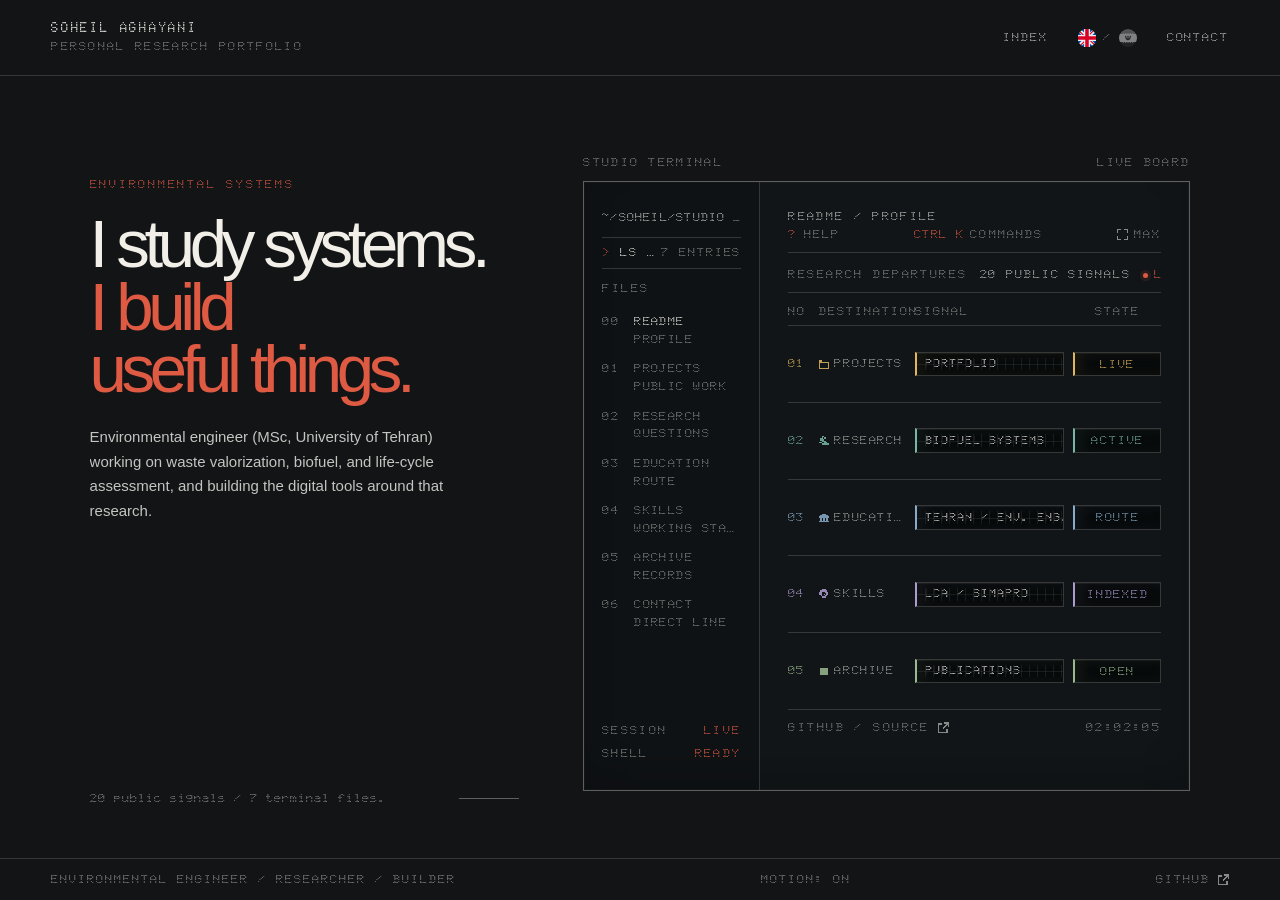
<file: index.html>
<!doctype html>
<html lang="en" dir="ltr">
  <head>
    <meta charset="UTF-8" />
    <meta name="viewport" content="width=device-width, initial-scale=1.0" />
    <meta name="theme-color" content="#121416" />
    <meta name="mobile-web-app-capable" content="yes" />
    <meta name="apple-mobile-web-app-capable" content="yes" />
    <meta name="apple-mobile-web-app-title" content="Soheil Studio" />
    <meta name="description" content="Soheil Aghayani is an environmental engineer, researcher, and software builder working across waste systems, life-cycle thinking, and useful digital tools." />
    <meta name="author" content="Soheil Aghayani" />
    <meta name="robots" content="index,follow,max-image-preview:large" />
    <link rel="canonical" href="https://soheil-aghayani.github.io/Terminal/" />
    <link rel="alternate" hreflang="en" href="https://soheil-aghayani.github.io/Terminal/" />
    <link rel="alternate" hreflang="fa" href="https://soheil-aghayani.github.io/Terminal/?lang=fa" />
    <link rel="alternate" hreflang="x-default" href="https://soheil-aghayani.github.io/Terminal/" />
    <link rel="icon" href="favicon.svg" type="image/svg+xml" />
    <link rel="manifest" href="site.webmanifest" />
    <link rel="alternate" type="text/plain" href="llms.txt" title="LLM-readable site summary" />
    <link rel="me" href="https://github.com/Soheil-Aghayani" />
    <link rel="me" href="https://www.linkedin.com/in/AgSeyl" />
    <meta property="og:type" content="website" />
    <meta property="og:url" content="https://soheil-aghayani.github.io/Terminal/" />
    <meta property="og:site_name" content="Soheil Aghayani / Quiet Research Studio" />
    <meta property="og:title" content="Soheil Aghayani / Quiet Research Studio" />
    <meta property="og:description" content="Environmental engineer, researcher, and software builder working across waste systems, life-cycle thinking, and useful digital tools." />
    <meta property="og:image" content="https://soheil-aghayani.github.io/Terminal/social-card.png" />
    <meta property="og:image:type" content="image/png" />
    <meta property="og:image:width" content="1200" />
    <meta property="og:image:height" content="630" />
    <meta property="og:image:alt" content="Soheil Aghayani / Quiet Research Studio" />
    <meta property="og:locale" content="en_US" />
    <meta property="og:locale:alternate" content="fa_IR" />
    <meta name="twitter:card" content="summary_large_image" />
    <meta name="twitter:url" content="https://soheil-aghayani.github.io/Terminal/" />
    <meta name="twitter:creator" content="@AgSeyl" />
    <meta name="twitter:title" content="Soheil Aghayani / Quiet Research Studio" />
    <meta name="twitter:description" content="Environmental engineer, researcher, and software builder." />
    <meta name="twitter:image" content="https://soheil-aghayani.github.io/Terminal/social-card.png" />
    <meta name="twitter:image:alt" content="Soheil Aghayani / Quiet Research Studio" />
    <title>Soheil Aghayani / Quiet Research Studio</title>
    <link rel="preload" href="MatrixType-Regular.woff2" as="font" type="font/woff2" crossorigin />
    <link rel="preload" href="MatrixType-Bold.woff2" as="font" type="font/woff2" crossorigin />
    <link rel="stylesheet" href="styles.css?v=studio-terminal-20261010-020" />
    <script type="application/ld+json">
      {
        "@context": "https://schema.org",
        "@graph": [
          {
            "@type": "Person",
            "@id": "https://soheil-aghayani.github.io/Terminal/#person",
            "name": "Soheil Aghayani",
            "url": "https://soheil-aghayani.github.io/Terminal/",
            "jobTitle": "Environmental Engineer, Researcher, and Software Builder",
            "description": "Environmental engineer and researcher working across waste systems, life-cycle thinking, biofuel, and useful digital tools.",
            "sameAs": [
              "https://github.com/Soheil-Aghayani",
              "https://www.linkedin.com/in/AgSeyl",
              "https://scholar.google.com/citations?user=bnprOf8AAAAJ&hl=en",
              "https://orcid.org/0009-0008-4889-920X",
              "https://t.me/agseyl"
            ],
            "knowsAbout": [
              "Environmental engineering",
              "Municipal solid waste management",
              "Life cycle assessment",
              "Biofuel systems",
              "Python",
              "JavaScript",
              "Research software"
            ]
          },
          {
            "@type": "WebSite",
            "@id": "https://soheil-aghayani.github.io/Terminal/#website",
            "url": "https://soheil-aghayani.github.io/Terminal/",
            "name": "Soheil Aghayani / Quiet Research Studio",
            "description": "A personal research portfolio for environmental systems, public software, and selected evidence.",
            "inLanguage": ["en", "fa"],
            "image": [
              {"@id": "https://soheil-aghayani.github.io/Terminal/#thesis-artifact"},
              {"@id": "https://soheil-aghayani.github.io/Terminal/#thesis-ftir-peaks"},
              {"@id": "https://soheil-aghayani.github.io/Terminal/#thesis-ftir-library-search"}
            ],
            "about": {"@id": "https://soheil-aghayani.github.io/Terminal/#person"}
          },
          {
            "@type": "ImageObject",
            "@id": "https://soheil-aghayani.github.io/Terminal/#thesis-artifact",
            "url": "https://soheil-aghayani.github.io/Terminal/assets/thesis-infographic.jpg",
            "contentUrl": "https://soheil-aghayani.github.io/Terminal/assets/thesis-infographic.jpg",
            "name": "Waste cooking oil to biodiesel thesis infographic",
            "caption": "A public visual summary of the waste cooking oil to biodiesel workflow and waste-shell catalyst route.",
            "creator": {"@id": "https://soheil-aghayani.github.io/Terminal/#person"},
            "inLanguage": "en"
          },
          {
            "@type": "ImageObject",
            "@id": "https://soheil-aghayani.github.io/Terminal/#thesis-ftir-peaks",
            "url": "https://soheil-aghayani.github.io/Terminal/assets/thesis-ftir-peaks.png",
            "contentUrl": "https://soheil-aghayani.github.io/Terminal/assets/thesis-ftir-peaks.png",
            "name": "Public thesis FTIR peak signal",
            "caption": "A metadata-stripped FTIR spectrum with labeled wavenumber peaks from the public thesis artifact.",
            "creator": {"@id": "https://soheil-aghayani.github.io/Terminal/#person"},
            "inLanguage": "en"
          },
          {
            "@type": "ImageObject",
            "@id": "https://soheil-aghayani.github.io/Terminal/#thesis-ftir-library-search",
            "url": "https://soheil-aghayani.github.io/Terminal/assets/thesis-ftir-library-search.png",
            "contentUrl": "https://soheil-aghayani.github.io/Terminal/assets/thesis-ftir-library-search.png",
            "name": "Public thesis FTIR library comparison",
            "caption": "A public FTIR library comparison showing calcium carbonate reference matches without private source files.",
            "creator": {"@id": "https://soheil-aghayani.github.io/Terminal/#person"},
            "inLanguage": "en"
          }
        ]
      }
    </script>
    <script id="portfolioStructuredData" type="application/ld+json">
      {
        "@context": "https://schema.org",
        "@type": "CollectionPage",
        "@id": "https://soheil-aghayani.github.io/Terminal/#public-work",
        "name": "Public work by Soheil Aghayani",
        "url": "https://soheil-aghayani.github.io/Terminal/",
        "isPartOf": { "@id": "https://soheil-aghayani.github.io/Terminal/#website" },
        "about": { "@id": "https://soheil-aghayani.github.io/Terminal/#person" },
        "mainEntity": {
          "@type": "ItemList",
          "name": "Public software projects",
          "numberOfItems": 20,
          "itemListElement": [
            { "@type": "ListItem", "position": 1, "item": { "@type": "SoftwareSourceCode", "name": "Portfolio", "codeRepository": "https://github.com/Soheil-Aghayani/Portfolio", "url": "https://agseyl.ir/", "author": { "@id": "https://soheil-aghayani.github.io/Terminal/#person" } } },
            { "@type": "ListItem", "position": 2, "item": { "@type": "SoftwareSourceCode", "name": "Solid-Waste-Laboratory", "codeRepository": "https://github.com/Soheil-Aghayani/Solid-Waste-Laboratory", "url": "https://soheil-aghayani.github.io/Solid-Waste-Laboratory/", "author": { "@id": "https://soheil-aghayani.github.io/Terminal/#person" } } },
            { "@type": "ListItem", "position": 3, "item": { "@type": "SoftwareSourceCode", "name": "ScholarPulse", "codeRepository": "https://github.com/Soheil-Aghayani/ScholarPulse", "url": "https://soheil-aghayani.github.io/ScholarPulse/", "author": { "@id": "https://soheil-aghayani.github.io/Terminal/#person" } } },
            { "@type": "ListItem", "position": 4, "item": { "@type": "SoftwareSourceCode", "name": "MagIranPlus", "codeRepository": "https://github.com/Soheil-Aghayani/MagIranPlus", "url": "https://soheil-aghayani.github.io/MagIranPlus/", "author": { "@id": "https://soheil-aghayani.github.io/Terminal/#person" } } },
            { "@type": "ListItem", "position": 5, "item": { "@type": "SoftwareSourceCode", "name": "CivilicaPulse", "codeRepository": "https://github.com/Soheil-Aghayani/CivilicaPulse", "url": "https://soheil-aghayani.github.io/CivilicaPulse/", "author": { "@id": "https://soheil-aghayani.github.io/Terminal/#person" } } },
            { "@type": "ListItem", "position": 6, "item": { "@type": "SoftwareSourceCode", "name": "Design-Suite", "codeRepository": "https://github.com/Soheil-Aghayani/Design-Suite", "url": "https://soheil-aghayani.github.io/Design-Suite/", "author": { "@id": "https://soheil-aghayani.github.io/Terminal/#person" } } },
            { "@type": "ListItem", "position": 7, "item": { "@type": "SoftwareSourceCode", "name": "svg-scrapper", "codeRepository": "https://github.com/Soheil-Aghayani/svg-scrapper", "url": "https://soheil-aghayani.github.io/svg-scrapper/", "author": { "@id": "https://soheil-aghayani.github.io/Terminal/#person" } } },
            { "@type": "ListItem", "position": 8, "item": { "@type": "SoftwareSourceCode", "name": "Coffpen", "codeRepository": "https://github.com/Soheil-Aghayani/Coffpen", "url": "https://soheil-aghayani.github.io/Coffpen/", "author": { "@id": "https://soheil-aghayani.github.io/Terminal/#person" } } },
            { "@type": "ListItem", "position": 9, "item": { "@type": "SoftwareSourceCode", "name": "Deutschly", "codeRepository": "https://github.com/Soheil-Aghayani/Deutschly", "url": "https://soheil-aghayani.github.io/Deutschly/", "author": { "@id": "https://soheil-aghayani.github.io/Terminal/#person" } } },
            { "@type": "ListItem", "position": 10, "item": { "@type": "SoftwareSourceCode", "name": "Gamify-Garden", "codeRepository": "https://github.com/Soheil-Aghayani/Gamify-Garden", "url": "https://soheil-aghayani.github.io/Gamify-Garden/", "author": { "@id": "https://soheil-aghayani.github.io/Terminal/#person" } } },
            { "@type": "ListItem", "position": 11, "item": { "@type": "SoftwareSourceCode", "name": "font-installer", "codeRepository": "https://github.com/Soheil-Aghayani/font-installer", "url": "https://github.com/Soheil-Aghayani/font-installer", "author": { "@id": "https://soheil-aghayani.github.io/Terminal/#person" } } },
            { "@type": "ListItem", "position": 12, "item": { "@type": "SoftwareSourceCode", "name": "ncbi", "codeRepository": "https://github.com/Soheil-Aghayani/ncbi", "url": "https://soheil-aghayani.github.io/ncbi/", "author": { "@id": "https://soheil-aghayani.github.io/Terminal/#person" } } },
            { "@type": "ListItem", "position": 13, "item": { "@type": "SoftwareSourceCode", "name": "food-recipe", "codeRepository": "https://github.com/Soheil-Aghayani/food-recipe", "url": "https://soheil-aghayani.github.io/food-recipe/", "author": { "@id": "https://soheil-aghayani.github.io/Terminal/#person" } } },
            { "@type": "ListItem", "position": 14, "item": { "@type": "SoftwareSourceCode", "name": "egg-timer", "codeRepository": "https://github.com/Soheil-Aghayani/egg-timer", "url": "https://soheil-aghayani.github.io/egg-timer/", "author": { "@id": "https://soheil-aghayani.github.io/Terminal/#person" } } },
            { "@type": "ListItem", "position": 15, "item": { "@type": "SoftwareSourceCode", "name": "dodge-game", "codeRepository": "https://github.com/Soheil-Aghayani/dodge-game", "url": "https://github.com/Soheil-Aghayani/dodge-game", "author": { "@id": "https://soheil-aghayani.github.io/Terminal/#person" } } },
            { "@type": "ListItem", "position": 16, "item": { "@type": "SoftwareSourceCode", "name": "pahlavan", "codeRepository": "https://github.com/Soheil-Aghayani/pahlavan", "url": "https://soheil-aghayani.github.io/pahlavan/", "author": { "@id": "https://soheil-aghayani.github.io/Terminal/#person" } } },
            { "@type": "ListItem", "position": 17, "item": { "@type": "SoftwareSourceCode", "name": "x-clone", "codeRepository": "https://github.com/Soheil-Aghayani/x-clone", "url": "https://github.com/Soheil-Aghayani/x-clone", "author": { "@id": "https://soheil-aghayani.github.io/Terminal/#person" } } },
            { "@type": "ListItem", "position": 18, "item": { "@type": "SoftwareSourceCode", "name": "iriswa", "codeRepository": "https://github.com/Soheil-Aghayani/iriswa", "url": "https://soheil-aghayani.github.io/iriswa/", "author": { "@id": "https://soheil-aghayani.github.io/Terminal/#person" } } },
            { "@type": "ListItem", "position": 19, "item": { "@type": "SoftwareSourceCode", "name": "MaxSilver", "codeRepository": "https://github.com/Soheil-Aghayani/MaxSilver", "url": "https://soheil-aghayani.github.io/MaxSilver/", "author": { "@id": "https://soheil-aghayani.github.io/Terminal/#person" } } },
            { "@type": "ListItem", "position": 20, "item": { "@type": "SoftwareSourceCode", "name": "Terminal", "codeRepository": "https://github.com/Soheil-Aghayani/Terminal", "url": "https://soheil-aghayani.github.io/Terminal/", "author": { "@id": "https://soheil-aghayani.github.io/Terminal/#person" } } }
          ]
        },
        "hasPart": {
          "@type": "ItemList",
          "name": "Selected public research records",
          "numberOfItems": 3,
          "itemListElement": [
            { "@type": "ListItem", "position": 1, "item": { "@type": "ScholarlyArticle", "name": "Assessment of Biomass Resources in Iran and Worldwide: Diversity Analysis in Rural Areas with a Focus on Municipal Solid Waste and Livestock Manure", "url": "https://jpoll.ut.ac.ir/article_105139.html", "sameAs": ["https://jpoll.ut.ac.ir/article_105139.html", "https://doi.org/10.22059/poll.2025.393545.2928"], "datePublished": "2026", "isPartOf": { "@type": "Periodical", "name": "Pollution" }, "author": { "@id": "https://soheil-aghayani.github.io/Terminal/#person" }, "inLanguage": "en", "identifier": { "@type": "PropertyValue", "propertyID": "DOI", "value": "10.22059/poll.2025.393545.2928" } } },
            { "@type": "ListItem", "position": 2, "item": { "@type": "ScholarlyArticle", "name": "Assessment of Landfill Gas Production in Saveh City Using the LandGEM Model: A Comprehensive Analysis", "url": "https://aet.irost.ir/article_1686.html", "sameAs": ["https://aet.irost.ir/article_1686.html"], "datePublished": "2026", "isPartOf": { "@type": "Periodical", "name": "Advances in Environmental Technology" }, "author": { "@id": "https://soheil-aghayani.github.io/Terminal/#person" }, "inLanguage": "en" } },
            { "@type": "ListItem", "position": 3, "item": { "@type": "ScholarlyArticle", "name": "Siting a Waste Transfer Station in District 6 of Karaj Municipality to Reduce Pollution", "url": "https://jpoll.ut.ac.ir/article_101760.html", "sameAs": ["https://jpoll.ut.ac.ir/article_101760.html", "https://doi.org/10.22059/poll.2025.388834.2751"], "datePublished": "2025", "isPartOf": { "@type": "Periodical", "name": "Pollution" }, "author": { "@id": "https://soheil-aghayani.github.io/Terminal/#person" }, "inLanguage": "en", "identifier": { "@type": "PropertyValue", "propertyID": "DOI", "value": "10.22059/poll.2025.388834.2751" } } }
          ]
        }
      }
    </script>
  </head>
  <body>
    <svg class="icon-sprite" aria-hidden="true" focusable="false">
      <symbol id="pixel-github" viewBox="0 0 12 12">
        <path fill="currentColor" d="M2 12h2v-1H3v-1H2V9H1V8h1v1h1v1h1V9h1V8H3V7H2V4h1V2h1v1h3V2h1v2h1v3H8v1H6v1h1v3h2v-1h1v-1h1V3h-1V2H9V1H2v1H1v1H0v7h1v1h1Zm0 0" />
      </symbol>
      <symbol id="pixel-person" viewBox="0 0 15 15">
        <path fill="currentColor" d="M3 10h9v2h2v3H1v-3h2zm0-3V2h2V0h5v2h2v5h-2v2H5V7z" />
      </symbol>
      <symbol id="pixel-linkedin" viewBox="0 0 15 15">
        <path fill="currentColor" d="M0 0h4v4H0zm0 5h4v10H0zm6 0h3v2h1V5h5v10h-3V9h-1v6H6z" />
      </symbol>
      <symbol id="pixel-telegram" viewBox="0 0 15 15">
        <path fill="currentColor" d="M0 6h3V4h3V2h3V0h6v6h-2v2h-2v2h-2v2H8v3H5v-3H3v-2H0zm5 2h2V6h2V4h2V2H9v2H7v2H5z" />
      </symbol>
      <symbol id="pixel-scholar" viewBox="0 0 15 15">
        <path fill="currentColor" d="M0 4h3V2h9v2h3v3h-3v6h-2V9H5v4H3V7H0zm5-1h7v2H5z" />
      </symbol>
      <symbol id="pixel-envelope" viewBox="0 0 15 15">
        <path fill="currentColor" d="M4 7V5H2v2zv2h2v2h3V9h2V7h2V5h2v8H0V5h2V3H0V1h15v2h-2v2h-2v2H9v2H6V7z" />
      </symbol>
      <symbol id="pixel-classical-building" viewBox="0 0 15 15">
        <path fill="currentColor" d="M5 1h5v2h3v2h2v2h-2v5h2v2H0v-2h2V7H0V5h2V3h3zm1 6H5v5h1zm4 0H9v5h1z" />
      </symbol>
      <symbol id="pixel-project" viewBox="0 0 15 15">
        <path fill="currentColor" fill-rule="evenodd" d="M0 2h5v2h10v11H0zm2 4v7h11V6z" />
      </symbol>
      <symbol id="pixel-research" viewBox="0 0 15 15">
        <path fill="currentColor" d="M4 0h4v2h2v3H8v2h2v2h2v2h3v2H5v-2h3v-2H5v2H0v-2h2V9h2V7H2V3h2zm2 2v3h2V2z" />
      </symbol>
      <symbol id="pixel-tools" viewBox="0 0 15 15">
        <path fill="currentColor" d="M5 0h5v2h2v2h2v5h-2v2h-2v2H5v-2H3v-2H1V9H0V4h2V2h3zm1 5H5v1H4v3h1v1h4V9h1V6H9V5zm1 2h2v2H7z" />
      </symbol>
      <symbol id="pixel-archive" viewBox="0 0 15 15">
        <path fill="currentColor" d="M1 1h13v3h-1v10H2V4H1zm2 5h9v6H3zm-1-3h11V2H2zm2 5h5v2H4z" />
      </symbol>
      <symbol id="pixel-external" viewBox="0 0 15 15">
        <path fill="currentColor" d="M8 0h7v7h-2V4.5L7.7 9.8 6.2 8.3 11.5 3H8zM0 2h6v2H2v9h9V9h2v6H0z" />
      </symbol>
      <symbol id="pixel-expand" viewBox="0 0 15 15">
        <path fill="currentColor" d="M0 0h6v2H2v4H0zm9 0h6v6h-2V2H9zM0 9h2v4h4v2H0zm13 0h2v6H9v-2h4z" />
      </symbol>
      <symbol id="pixel-collapse" viewBox="0 0 15 15">
        <path fill="currentColor" d="M4 0h2v6H0V4h4zM9 0h2v4h4v2H9zM0 9h6v6H4v-4H0zM9 9h6v2h-4v4H9z" />
      </symbol>
      <symbol id="pixel-download" viewBox="0 0 15 15">
        <path fill="currentColor" d="M6 0h3v7h2v2H9v2H6V9H4V7h2zM2 12h11v3H2z" />
      </symbol>
    </svg>
    <a class="skip-link" href="#mainStage" data-i18n="nav.skip">Skip to main content</a>
    <div class="studio-shell">
      <header class="site-header">
        <button class="wordmark" type="button" data-view="home">
          <span>SOHEIL AGHAYANI</span>
          <small data-i18n="header.studio">PERSONAL RESEARCH PORTFOLIO</small>
        </button>

        <div class="header-actions">
          <button class="header-link" type="button" id="indexToggle" aria-expanded="false" aria-controls="indexPanel">
            <span data-i18n="nav.index">Index</span>
          </button>
          <button class="language-toggle" type="button" id="languageToggle" aria-label="Switch language">
            <span data-language="en" class="language-flag is-active">
              <img src="flag-gb.svg" alt="" aria-hidden="true" width="18" height="18" draggable="false" />
            </span>
            <span class="language-slash" aria-hidden="true">/</span>
            <span data-language="fa" class="language-flag">
              <img src="flag-ir.svg" alt="" aria-hidden="true" width="18" height="18" draggable="false" />
            </span>
          </button>
          <button class="header-link" type="button" data-view="contact">
            <span data-i18n="nav.contact">Contact</span>
          </button>
        </div>
      </header>

      <aside class="index-panel" id="indexPanel" aria-hidden="true" inert>
        <p class="panel-label" data-i18n="index.label">Index</p>
        <nav class="index-nav" id="indexNav" aria-label="Site index" data-i18n-aria="nav.indexAria"></nav>
        <p class="panel-note" data-i18n="index.note">Choose a section here, or return to the live board.</p>
      </aside>

      <main class="main-stage" id="mainStage" tabindex="-1">
        <section class="view view-home is-active" data-view-panel="home" aria-labelledby="homeTitle">
          <div class="intro-column">
            <div class="intro-copy">
              <p class="kicker" data-i18n="home.kicker">Environmental systems</p>
              <h1 id="homeTitle"><span data-i18n="home.titleA">I study systems.</span><span data-i18n="home.titleB">I build useful things.</span></h1>
              <p class="intro-description" data-i18n="home.description">Environmental engineer (MSc, University of Tehran) working on waste valorization, biofuel, and life-cycle assessment, and building the digital tools around that research.</p>
            </div>
            <div class="identity-line">
              <span data-i18n="home.identity">20 public signals / 7 terminal files.</span>
              <span class="identity-rule" aria-hidden="true"></span>
            </div>
          </div>

          <div class="surface-column">
            <div class="surface-meta">
              <span data-i18n="surface.label">Studio terminal</span>
              <span data-i18n="surface.hint">Live board</span>
            </div>

            <div class="studio-surface" id="studioSurface" data-mode="home">
              <aside class="surface-rail" aria-label="Studio terminal files" data-i18n-aria="surface.railAria">
                <button class="surface-rail-path" type="button" data-action="surface-home" data-i18n-aria="surface.railPathAria">
                  <span>~/SOHEIL/STUDIO</span><i aria-hidden="true">_</i>
                </button>
                <button class="surface-rail-command" type="button" data-action="surface-home" data-i18n-aria="surface.railCommandAria">
                  <span aria-hidden="true">&gt;</span><strong>ls -la</strong><small data-i18n="surface.railEntries">07 ENTRIES</small>
                </button>
                <p class="surface-rail-label" data-i18n="surface.railLabel">FILES</p>
                <div class="surface-rail-tree" id="surfaceRailTree"></div>
                <div class="surface-rail-readout">
                  <div><span data-i18n="surface.railSession">SESSION</span><strong data-i18n="surface.railLive">LIVE</strong></div>
                  <div><span data-i18n="surface.railShell">SHELL</span><strong data-i18n="surface.railReady">READY</strong></div>
                </div>
              </aside>
              <div class="surface-topline">
                <div class="surface-topline-left">
                  <button class="surface-home-link" id="surfaceHomeButton" type="button" data-action="surface-home" hidden>
                    <span data-i18n="surface.back">Back to the surface</span>
                  </button>
                  <span id="surfaceModeLabel" data-i18n="surface.mode">A place to begin</span>
                </div>
                <div class="surface-topline-right">
                  <button class="surface-help-link" id="surfaceHelpButton" type="button" data-action="surface-help" aria-expanded="false" aria-controls="surfaceHelp" aria-keyshortcuts="?" data-i18n-aria="surface.helpAria">
                    <span class="surface-help-mark" aria-hidden="true">?</span>
                    <span class="surface-help-label" data-i18n="surface.help">Help</span>
                  </button>
                  <button class="surface-command-link" id="commandToggle" type="button" data-action="command-open" aria-expanded="false" aria-haspopup="dialog" aria-controls="commandPalette" aria-keyshortcuts="Control+K Meta+K" data-i18n-aria="nav.commandsAria">
                    <span class="surface-command-key" aria-hidden="true">CTRL K</span>
                    <span class="surface-command-label" data-i18n="nav.commands">Commands</span>
                  </button>
                  <button class="surface-maximize-link" id="surfaceMaximizeButton" type="button" data-action="surface-toggle-maximize" aria-pressed="false" aria-controls="studioSurface" aria-keyshortcuts="M Escape" aria-label="Maximize terminal">
                    <svg class="surface-maximize-icon" id="surfaceMaximizeIcon" aria-hidden="true" focusable="false"><use href="#pixel-expand"></use></svg>
                    <span id="surfaceMaximizeLabel">MAX</span>
                  </button>
                  <span class="surface-status" id="surfaceStatus" data-i18n="surface.status" hidden>Open</span>
                </div>
              </div>

              <div class="surface-center" id="surfaceCenter">
                <div class="departure-board" id="departureBoard" dir="ltr" role="region" tabindex="-1" aria-label="Live research departure board" data-i18n-aria="board.aria">
                  <div class="board-topline">
                    <span class="board-brand" data-i18n="board.title">RESEARCH DEPARTURES</span>
                    <span class="board-count" id="boardProjectCount">20 PUBLIC SIGNALS</span>
                    <button class="board-live" id="boardLiveToggle" type="button" data-action="board-toggle" aria-pressed="false" aria-label="Pause live board">
                      <i aria-hidden="true"></i> <span id="boardLiveLabel" data-i18n="board.live">LIVE</span>
                    </button>
                  </div>
                  <div class="board-columns" aria-hidden="true">
                    <span data-i18n="board.no">NO</span>
                    <span data-i18n="board.destination">DESTINATION</span>
                    <span data-i18n="board.signal">SIGNAL</span>
                    <span data-i18n="board.state">STATE</span>
                  </div>
                  <div class="board-rows" id="boardRows" role="list"></div>
                  <div class="board-bottom">
                    <a class="board-source" href="https://github.com/Soheil-Aghayani" target="_blank" rel="noreferrer"><span data-i18n="board.githubSignals">GITHUB / SOURCE</span><svg class="external-icon" aria-hidden="true" focusable="false"><use href="#pixel-external"></use></svg></a>
                    <time id="boardClock" datetime="">00:00:00</time>
                  </div>
                </div>
                <div class="surface-help" id="surfaceHelp" hidden role="region" tabindex="-1" aria-live="polite" aria-label="Terminal keyboard shortcuts" data-i18n-aria="surface.helpRegionAria">
                  <div class="surface-help-topline">
                    <span id="surfaceHelpTitle" data-i18n="surface.helpTitle">COMMANDS / QUICK INDEX</span>
                    <span data-i18n="surface.helpReady">READY / ESC</span>
                  </div>
                  <div class="surface-help-list">
                    <div class="surface-help-line">
                      <span data-number="01">01</span>
                      <strong data-i18n="surface.helpHome">0 / H HOME</strong>
                      <small data-i18n="surface.helpHomeMeta">RETURN</small>
                    </div>
                    <div class="surface-help-line">
                      <span data-number="02">02</span>
                      <strong data-i18n="surface.helpRoute">0-6 TERMINAL FILES</strong>
                      <small data-i18n="surface.helpRouteMeta">OPEN</small>
                    </div>
                    <div class="surface-help-line">
                      <span data-number="03">03</span>
                      <strong data-i18n="surface.helpInspect">CLICK / ENTER</strong>
                      <small data-i18n="surface.helpInspectMeta">INSPECT</small>
                    </div>
                    <div class="surface-help-line">
                      <span data-number="04">04</span>
                      <strong data-i18n="surface.helpFilter">/ FILTER PROJECTS</strong>
                      <small data-i18n="surface.helpFilterMeta">SEARCH</small>
                    </div>
                    <div class="surface-help-line">
                      <span data-number="05">05</span>
                      <strong data-i18n="surface.helpContact">C CONTACT</strong>
                      <small data-i18n="surface.helpContactMeta">DIRECT</small>
                    </div>
                    <div class="surface-help-line">
                      <span data-number="06">06</span>
                      <strong data-i18n="surface.helpCloseLine">ESC / ?</strong>
                      <small data-i18n="surface.helpCloseMeta">CLOSE</small>
                    </div>
                    <div class="surface-help-line">
                      <span data-number="07">07</span>
                      <strong data-i18n="surface.helpPalette">CTRL K COMMANDS</strong>
                      <small data-i18n="surface.helpPaletteMeta">PALETTE</small>
                    </div>
                    <div class="surface-help-line">
                      <span data-number="08">08</span>
                      <strong data-i18n="surface.helpMaximize">M  MAX / MIN TERMINAL</strong>
                      <small data-i18n="surface.helpMaximizeMeta">RESIZE</small>
                    </div>
                    <div class="surface-help-line">
                      <span data-number="09">09</span>
                      <strong data-i18n="surface.helpBrowse">[ ]  NEXT / PREVIOUS PROJECT</strong>
                      <small data-i18n="surface.helpBrowseMeta">BROWSE</small>
                    </div>
                  </div>
                  <form class="surface-command-line" id="surfaceCommandForm" autocomplete="off">
                    <label for="surfaceCommandInput" data-i18n="surface.commandLabel">TERMINAL INPUT</label>
                    <div class="surface-command-shell">
                      <span class="surface-command-prompt" aria-hidden="true">&gt;</span>
                      <input id="surfaceCommandInput" type="text" inputmode="text" autocomplete="off" spellcheck="false" data-i18n-placeholder="surface.commandPlaceholder" data-i18n-aria="surface.commandInputAria" aria-describedby="surfaceCommandStatus" />
                      <button class="surface-command-run" type="submit" data-i18n="surface.commandRun">RUN</button>
                    </div>
                    <p id="surfaceCommandStatus" role="status" aria-live="polite" data-i18n="surface.commandReady">READY / TYPE HELP</p>
                  </form>
                </div>
              </div>

              <div class="surface-content" id="surfaceContent" role="region" tabindex="-1" aria-live="polite" aria-atomic="true" hidden></div>

            </div>
          </div>
          <noscript>
            <div class="noscript-summary">
              <p>This portfolio is interactive and needs JavaScript. A short summary:</p>
              <ul>
                <li>MSc Environmental Engineering (Solid Waste Management), University of Tehran. BSc Civil Engineering, Shahed University.</li>
                <li>Thesis: biodiesel production from waste cooking oil using a catalyst synthesized from waste seashells.</li>
                <li>Research: waste systems, waste valorization, biofuel, life-cycle assessment, landfill-gas modelling.</li>
                <li>Publications: <a href="https://jpoll.ut.ac.ir/article_105139.html">biomass resources in Iran and worldwide</a>, <a href="https://aet.irost.ir/article_1686.html">landfill gas in Saveh with LandGEM</a>, <a href="https://jpoll.ut.ac.ir/article_101760.html">waste transfer-station siting in Karaj</a>.</li>
                <li>Links: <a href="https://github.com/Soheil-Aghayani">GitHub</a>, <a href="https://scholar.google.com/citations?user=bnprOf8AAAAJ&amp;hl=en">Google Scholar</a>, <a href="https://orcid.org/0009-0008-4889-920X">ORCID</a>, <a href="https://www.linkedin.com/in/AgSeyl">LinkedIn</a>, <a href="mailto:soheyl.aghayani@gmail.com">Email</a>.</li>
              </ul>
            </div>
          </noscript>
        </section>

      </main>

      <footer class="site-footer">
        <span data-i18n="footer.left">Environmental engineer / researcher / builder</span>
        <button class="motion-toggle" id="motionToggle" type="button" aria-pressed="true" aria-label="Switch terminal animation on or off" data-i18n-aria="footer.motionAria">Motion: on</button>
        <a class="site-footer-link" href="https://github.com/Soheil-Aghayani" target="_blank" rel="noreferrer"><span data-i18n="footer.right">GitHub / public signals</span><svg class="external-icon" aria-hidden="true" focusable="false"><use href="#pixel-external"></use></svg></a>
      </footer>
    </div>

    <div class="studio-toast" id="studioToast" role="status" aria-live="polite" aria-atomic="true"></div>

    <section class="print-profile" id="printProfile" aria-hidden="true"></section>

    <div class="profile-preview-layer" id="profilePreview" hidden aria-hidden="true">
      <div class="profile-preview-scrim" data-action="profile-close" aria-hidden="true"></div>
      <section class="profile-preview-dialog" role="dialog" aria-modal="true" aria-labelledby="profilePreviewTitle" aria-describedby="profilePreviewHint">
        <div class="profile-preview-topline">
          <span id="profilePreviewTitle" data-i18n="profile.previewLabel">PROFILE / VIEW</span>
          <button class="profile-preview-close" id="profilePreviewClose" type="button" data-action="profile-close">
            <span aria-hidden="true">ESC</span>
            <span data-i18n="profile.close">CLOSE</span>
          </button>
        </div>
        <p class="profile-preview-hint" id="profilePreviewHint" data-i18n="profile.previewHint">PUBLIC PROFILE / SHARE, EXPORT OR PRINT</p>
        <div class="profile-preview-switch" id="profilePreviewSwitch"></div>
        <div class="profile-preview-content" id="profilePreviewContent"></div>
        <div class="profile-preview-actions">
          <button class="profile-preview-share" id="profilePreviewShare" type="button" data-action="share-route" aria-label="Share this profile route" data-i18n-aria="profile.shareAria">
            <svg class="pixel-icon" aria-hidden="true" focusable="false"><use href="#pixel-external"></use></svg>
            <span data-i18n="profile.share">SHARE ROUTE</span>
          </button>
          <button class="profile-preview-download" id="profilePreviewDownload" type="button" data-action="profile-download" data-profile="general" aria-label="Download this public profile as text" data-i18n-aria="profile.downloadAria">
            <svg class="pixel-icon" aria-hidden="true" focusable="false"><use href="#pixel-download"></use></svg>
            <span data-i18n="profile.download">DOWNLOAD .TXT</span>
          </button>
          <button class="profile-preview-download profile-preview-markdown" id="profilePreviewMarkdown" type="button" data-action="profile-markdown" data-profile="general" aria-label="Download this public profile as Markdown" data-i18n-aria="profile.downloadMarkdownAria">
            <svg class="pixel-icon" aria-hidden="true" focusable="false"><use href="#pixel-download"></use></svg>
            <span data-i18n="profile.downloadMarkdown">DOWNLOAD .MD</span>
          </button>
          <button class="profile-preview-print" id="profilePreviewPrint" type="button" data-action="profile-print" data-profile="general" aria-label="Print or save this profile as PDF" data-i18n-aria="profile.printAria">
            <span data-i18n="profile.print">PRINT / PDF</span>
          </button>
        </div>
      </section>
    </div>

    <div class="artifact-preview-layer" id="artifactPreview" hidden aria-hidden="true">
      <div class="artifact-preview-scrim" data-action="artifact-close" aria-hidden="true"></div>
      <section class="artifact-preview-dialog" role="dialog" aria-modal="true" aria-labelledby="artifactPreviewTitle" aria-describedby="artifactPreviewCaption">
        <div class="artifact-preview-topline">
          <span id="artifactPreviewTitle" data-i18n="detail.artifactViewerLabel">PUBLIC ARTIFACT / VIEW</span>
          <button class="artifact-preview-close" id="artifactPreviewClose" type="button" data-action="artifact-close">
            <span aria-hidden="true">ESC</span>
            <span data-i18n="detail.artifactClose">CLOSE</span>
          </button>
        </div>
        <div class="artifact-preview-content">
          <img id="artifactPreviewImage" alt="" />
          <p id="artifactPreviewCaption"></p>
        </div>
      </section>
    </div>

    <div class="command-palette-layer" id="commandPalette" hidden aria-hidden="true">
      <div class="command-palette-scrim" data-action="command-close" aria-hidden="true"></div>
      <section class="command-palette" role="dialog" aria-modal="true" aria-labelledby="commandPaletteTitle" aria-describedby="commandPaletteHint">
        <div class="command-palette-topline">
          <span class="command-palette-label" data-i18n="palette.label">COMMAND PALETTE</span>
          <button class="command-palette-close" id="commandPaletteClose" type="button" data-action="command-close">
            <span aria-hidden="true">ESC</span>
            <span data-i18n="palette.close">CLOSE</span>
          </button>
        </div>
        <h2 id="commandPaletteTitle" data-i18n="palette.title">Find a signal.</h2>
        <label class="command-search-label" for="commandSearch" data-i18n="palette.searchLabel">SEARCH THE STUDIO</label>
        <div class="command-search-frame">
          <span class="command-search-caret" aria-hidden="true">&gt;</span>
          <input id="commandSearch" type="search" autocomplete="off" spellcheck="false" data-i18n-placeholder="palette.placeholder" data-i18n-aria="palette.searchLabel" aria-controls="commandResults" aria-activedescendant="" />
          <kbd>CTRL K</kbd>
        </div>
        <p class="command-palette-hint" id="commandPaletteHint" data-i18n="palette.hint">TYPE TO FILTER / ↑↓ MOVE / ENTER OPEN / ESC CLOSE</p>
        <div class="command-results" id="commandResults" role="listbox" data-i18n-aria="palette.resultsAria" aria-label="Command palette results"></div>
      </section>
    </div>

    <script src="app.js?v=studio-terminal-20261010-068" defer></script>
  </body>
</html>
</file>
<file: styles.css>
@font-face {
  font-family: "MatrixType";
  src: url("MatrixType-Regular.woff2") format("woff2");
  font-display: swap;
  font-style: normal;
  font-weight: 400;
  unicode-range: U+0000-00FF, U+0131, U+0152-0153, U+02BB-02BC, U+02C6, U+02DA, U+02DC, U+0304, U+0308, U+0329, U+2000-206F, U+20AC, U+2122, U+2191, U+2193, U+2212, U+2215, U+FEFF, U+FFFD;
}

@font-face {
  font-family: "MatrixType";
  src: url("MatrixType-Bold.woff2") format("woff2");
  font-display: swap;
  font-style: normal;
  font-weight: 700;
  unicode-range: U+0000-00FF, U+0131, U+0152-0153, U+02BB-02BC, U+02C6, U+02DA, U+02DC, U+0304, U+0308, U+0329, U+2000-206F, U+20AC, U+2122, U+2191, U+2193, U+2212, U+2215, U+FEFF, U+FFFD;
}

@font-face {
  font-family: "MatrixType Display";
  src: url("MatrixTypeDisplay-Regular.woff2") format("woff2");
  font-display: swap;
  font-style: normal;
  font-weight: 400;
  unicode-range: U+0000-00FF, U+0131, U+0152-0153, U+02BB-02BC, U+02C6, U+02DA, U+02DC, U+0304, U+0308, U+0329, U+2000-206F, U+20AC, U+2122, U+2191, U+2193, U+2212, U+2215, U+FEFF, U+FFFD;
}

@font-face {
  font-family: "MatrixType Display";
  src: url("MatrixTypeDisplay-Bold.woff2") format("woff2");
  font-display: swap;
  font-style: normal;
  font-weight: 700;
  unicode-range: U+0000-00FF, U+0131, U+0152-0153, U+02BB-02BC, U+02C6, U+02DA, U+02DC, U+0304, U+0308, U+0329, U+2000-206F, U+20AC, U+2122, U+2191, U+2193, U+2212, U+2215, U+FEFF, U+FFFD;
}

@font-face {
  font-family: "IRANSharp";
  src: url("iransharp_light_web.woff2") format("woff2");
  font-display: swap;
  font-style: normal;
  font-weight: 300;
  unicode-range: U+0600-06FF, U+0750-077F, U+08A0-08FF, U+200C-200F, U+FB50-FDFF, U+FE70-FEFF;
}

@font-face {
  font-family: "IRANSharp";
  src: url("iransharp_regular_web.woff2") format("woff2");
  font-display: swap;
  font-style: normal;
  font-weight: 400 600;
  unicode-range: U+0600-06FF, U+0750-077F, U+08A0-08FF, U+200C-200F, U+FB50-FDFF, U+FE70-FEFF;
}

@font-face {
  font-family: "IRANSharp";
  src: url("iransharp_bold_web.woff2") format("woff2");
  font-display: swap;
  font-style: normal;
  font-weight: 700 900;
  unicode-range: U+0600-06FF, U+0750-077F, U+08A0-08FF, U+200C-200F, U+FB50-FDFF, U+FE70-FEFF;
}

:root {
  --ink: #f1efe8;
  --ink-soft: #c2c5c0;
  --ink-faint: #858b88;
  --night: #121416;
  --surface: #1b1e20;
  --surface-raised: #222628;
  --line: rgba(241, 239, 232, 0.16);
  --line-strong: rgba(241, 239, 232, 0.34);
  --accent: #df5a43;
  --accent-soft: rgba(223, 90, 67, 0.15);
  --display: "Site Display", "Helvetica Neue", Arial, sans-serif;
  --body: "Site Body", "Helvetica Neue", Arial, sans-serif;
  --mono: "MatrixType", "SFMono-Regular", Consolas, monospace;
  --ease: cubic-bezier(0.22, 1, 0.36, 1);
  --radius: 2px;
  color: var(--ink);
  background: var(--night);
  font-family: var(--body);
  font-synthesis: none;
  text-rendering: optimizeLegibility;
}

* {
  box-sizing: border-box;
}

[hidden] {
  display: none !important;
}

html,
body {
  min-height: 100%;
  margin: 0;
  background: var(--night);
}

html {
  scroll-padding-block: 84px 24px;
}

body {
  min-height: 100vh;
  min-height: 100dvh;
  overflow: hidden;
}

button,
a {
  font: inherit;
}

button,
a {
  -webkit-tap-highlight-color: transparent;
}

button {
  border: 0;
}

button:focus-visible,
a:focus-visible {
  outline: 2px solid var(--accent);
  outline-offset: 5px;
}

/* Press feedback stays inside each control's own bounds, so it cannot cause reflow. */
.wordmark:active,
.header-link:active,
.language-toggle:active,
.index-nav button:active,
.surface-rail-path:active,
.surface-rail-command:active,
.surface-rail-entry:active,
.surface-home-link:active,
.surface-help-link:active,
.surface-command-link:active,
.board-live:active,
.board-row[data-view]:active,
.surface-list button:active,
.detail-back:active,
.detail-related-link:active,
.contact-link:active,
.detail-link:active,
.detail-evidence-row[href]:active,
.site-footer-link:active {
  transform: translateY(1px);
}

.skip-link {
  position: fixed;
  z-index: 20;
  top: 8px;
  inset-inline-start: 16px;
  padding: 9px 12px;
  border: 1px solid var(--accent);
  color: var(--night);
  background: var(--accent);
  font-family: var(--mono);
  font-size: 11px;
  letter-spacing: 0.06em;
  text-decoration: none;
  text-transform: uppercase;
  opacity: 0;
  pointer-events: none;
  transform: translateY(-180%);
  transition: opacity 180ms var(--ease), transform 180ms var(--ease);
}

.skip-link:focus {
  opacity: 1;
  pointer-events: auto;
  transform: translateY(0);
}

#mainStage:focus {
  outline: none;
}

a {
  color: inherit;
}

.studio-shell {
  position: relative;
  display: flex;
  height: 100vh;
  height: 100dvh;
  min-height: 620px;
  flex-direction: column;
  overflow: hidden;
  background: var(--night);
}

.site-header {
  z-index: 5;
  display: flex;
  min-height: 76px;
  align-items: center;
  justify-content: space-between;
  gap: 24px;
  padding: 18px clamp(20px, 4vw, 62px);
  border-bottom: 1px solid var(--line);
}

.wordmark,
.header-link,
.language-toggle,
.text-action,
.back-action,
.index-nav button {
  cursor: pointer;
}

.wordmark {
  display: grid;
  gap: 5px;
  padding: 0;
  color: var(--ink);
  background: transparent;
  text-align: left;
}

.wordmark span {
  font-family: var(--mono);
  font-size: 11px;
  font-weight: 700;
  letter-spacing: 0.16em;
}

.wordmark small {
  color: var(--ink-faint);
  font-family: var(--mono);
  font-size: 11px;
  letter-spacing: 0.12em;
  text-transform: uppercase;
}

.header-actions {
  display: flex;
  align-items: center;
  gap: clamp(14px, 2.4vw, 30px);
}

.header-link,
.language-toggle {
  padding: 0;
  color: var(--ink-soft);
  background: transparent;
  font-family: var(--mono);
  font-size: 11px;
  letter-spacing: 0.08em;
  text-transform: uppercase;
}

.header-link:hover,
.header-link:focus-visible,
.language-toggle:hover,
.language-toggle:focus-visible {
  color: var(--ink);
}

.language-toggle {
  display: inline-flex;
  gap: 7px;
  align-items: center;
  direction: ltr;
  min-width: max-content;
  white-space: nowrap;
  text-transform: none;
  unicode-bidi: isolate;
}

.language-toggle [data-language].is-active {
  color: var(--accent);
}

.language-flag {
  display: inline-grid;
  width: 18px;
  height: 18px;
  place-items: center;
  opacity: 0.5;
  filter: grayscale(1);
  transition: opacity 180ms ease, filter 180ms ease, transform 180ms ease;
}

.language-flag img {
  display: block;
  width: 100%;
  height: 100%;
  user-select: none;
}

.language-flag.is-active {
  opacity: 1;
  filter: none;
  transform: scale(1.04);
}

.language-slash {
  color: var(--ink-faint);
}

.index-panel {
  position: absolute;
  z-index: 4;
  top: 76px;
  right: clamp(20px, 4vw, 62px);
  width: min(330px, calc(100vw - 40px));
  padding: 24px;
  border: 1px solid var(--line-strong);
  border-top: 0;
  background: var(--surface);
  opacity: 0;
  pointer-events: none;
  transform: translateY(-12px);
  transition: opacity 280ms var(--ease), transform 280ms var(--ease);
}

.index-panel.is-open {
  opacity: 1;
  pointer-events: auto;
  transform: translateY(0);
}

.panel-label,
.kicker,
.surface-meta,
.surface-topline,
.panel-note,
.identity-line,
.site-footer {
  font-family: var(--mono);
}

.panel-label,
.kicker {
  margin: 0;
  color: var(--accent);
  font-size: 11px;
  letter-spacing: 0.16em;
  text-transform: uppercase;
}

.index-nav {
  display: grid;
  gap: 0;
  margin-top: 22px;
}

.index-nav button {
  display: grid;
  grid-template-columns: 32px 1fr;
  gap: 12px;
  align-items: baseline;
  padding: 12px 0;
  border-bottom: 1px solid var(--line);
  color: var(--ink-soft);
  background: transparent;
  text-align: left;
}

.index-nav button:last-child {
  border-bottom: 0;
}

.index-nav button:hover,
.index-nav button:focus-visible,
.index-nav button.is-active {
  color: var(--ink);
}

.index-nav button.is-active span {
  color: var(--accent);
}

.index-nav button span {
  color: var(--ink-faint);
  font-family: var(--mono);
  font-size: 11px;
}

.index-nav button strong {
  font-family: var(--display);
  font-size: 26px;
  font-weight: 500;
  letter-spacing: -0.04em;
}

.panel-note {
  max-width: 250px;
  margin: 26px 0 0;
  color: var(--ink-faint);
  font-size: 11px;
  line-height: 1.6;
}

.main-stage {
  min-height: 0;
  flex: 1;
}

.view {
  height: 100%;
}

.view-home {
  display: grid;
  grid-template-columns: minmax(410px, 0.92fr) minmax(0, 1.3fr);
  gap: clamp(32px, 5vw, 78px);
  padding: clamp(34px, 5vw, 74px) clamp(20px, 7vw, 122px) clamp(24px, 4vw, 56px);
}

.intro-column,
.surface-column {
  min-width: 0;
}

.intro-column {
  display: flex;
  flex-direction: column;
  justify-content: space-between;
}

.intro-copy {
  max-width: 630px;
  padding-top: clamp(10px, 3vw, 42px);
}

.intro-copy h1 {
  max-width: 620px;
  margin: 22px 0 24px;
  font-family: var(--display);
  font-size: clamp(50px, 5.25vw, 90px);
  font-weight: 500;
  letter-spacing: -0.08em;
  line-height: 0.93;
  text-wrap: balance;
}

.intro-copy h1 span {
  display: block;
  text-wrap: balance;
}

.intro-copy h1 span:last-child {
  color: var(--accent);
}

.intro-description {
  max-width: 380px;
  margin: 0;
  color: var(--ink-soft);
  font-size: 15px;
  line-height: 1.65;
}

.text-action,
.back-action {
  display: inline-flex;
  width: fit-content;
  align-items: center;
  gap: 13px;
  margin-top: 32px;
  padding: 0;
  color: var(--ink);
  background: transparent;
  font-family: var(--mono);
  font-size: 11px;
  letter-spacing: 0.08em;
  text-transform: uppercase;
}

.text-action:hover,
.back-action:hover {
  color: var(--accent);
}

.action-mark {
  position: relative;
  display: inline-block;
  width: 27px;
  height: 1px;
  background: currentColor;
}

.action-mark::after {
  position: absolute;
  top: -3px;
  right: 0;
  width: 7px;
  height: 7px;
  border-top: 1px solid currentColor;
  border-right: 1px solid currentColor;
  content: "";
  transform: rotate(45deg);
}

.identity-line {
  display: grid;
  grid-template-columns: minmax(0, 1fr) 60px;
  gap: 18px;
  align-items: center;
  max-width: 440px;
  color: var(--ink-faint);
  font-size: 11px;
  line-height: 1.55;
}

.identity-rule {
  height: 1px;
  background: var(--line-strong);
}

.surface-column {
  display: flex;
  min-height: 0;
  flex-direction: column;
  justify-content: center;
}

.surface-meta {
  display: flex;
  justify-content: space-between;
  gap: 24px;
  margin-bottom: 12px;
  color: var(--ink-faint);
  font-size: 11px;
  letter-spacing: 0.12em;
  text-transform: uppercase;
}

.studio-surface {
  position: relative;
  display: flex;
  min-height: min(610px, 68vh);
  flex-direction: column;
  justify-content: space-between;
  overflow: hidden;
  padding: clamp(18px, 2.2vw, 32px);
  border: 1px solid var(--line-strong);
  background: var(--surface);
  transition: background 480ms var(--ease), border-color 480ms var(--ease);
}

.studio-surface[data-mode="research"] {
  background: #1a2321;
}

.studio-surface[data-mode="education"] {
  background: #201e27;
}

.surface-topline {
  display: grid;
  grid-template-columns: minmax(0, 1fr) minmax(0, auto);
  align-items: center;
  gap: 20px;
  color: var(--ink-soft);
  font-size: 11px;
  letter-spacing: 0.12em;
  text-transform: uppercase;
}

.surface-topline-left {
  display: flex;
  min-width: 0;
  align-items: center;
  gap: 16px;
  overflow: hidden;
}

.surface-home-link {
  flex: 0 0 auto;
  padding: 0;
  color: var(--accent);
  background: transparent;
  font-family: var(--mono);
  font-size: 11px;
  letter-spacing: 0.1em;
  text-transform: uppercase;
  white-space: nowrap;
  cursor: pointer;
}

.surface-home-link:hover,
.surface-home-link:focus-visible {
  color: var(--ink);
}

.surface-status {
  min-width: 0;
  max-width: min(46vw, 260px);
  flex: 0 1 auto;
  padding-inline-start: 14px;
  border-inline-start: 1px solid var(--line);
  overflow: hidden;
  color: var(--accent);
  text-overflow: ellipsis;
  white-space: nowrap;
}

.surface-status.is-long {
  flex: 0 1 auto;
  max-width: min(28vw, 180px);
}

.surface-status.is-short {
  flex: 0 0 auto;
  max-width: max-content;
  overflow: visible;
  text-overflow: clip;
}

.surface-center {
  display: flex;
  min-height: 0;
  flex: 1;
  flex-direction: column;
  align-items: center;
  justify-content: center;
  gap: clamp(12px, 2.4vh, 25px);
  padding: clamp(10px, 2.2vh, 34px) 0;
  transition: opacity 280ms var(--ease), transform 380ms var(--ease);
}

.studio-surface.is-open .surface-center {
  display: none;
}

.departure-board {
  --board-projects: #dfb65f;
  --board-research: #79b6a6;
  --board-education: #89abc8;
  --board-skills: #ad9bd0;
  --board-archive: #9bb990;
  display: flex;
  width: min(100%, 640px);
  height: clamp(248px, calc(100vh - 458px), 336px);
  height: clamp(248px, calc(100dvh - 458px), 336px);
  min-height: 248px;
  flex-direction: column;
  justify-content: space-between;
  padding: clamp(16px, 2vw, 24px);
  overflow: hidden;
  border: 1px solid var(--line-strong);
  background: #111517;
  box-shadow: inset 0 0 0 1px rgba(241, 239, 232, 0.03), inset 0 -18px 32px rgba(0, 0, 0, 0.14);
  color: var(--ink);
  font-family: var(--mono);
  text-align: left;
  text-transform: uppercase;
}

.departure-board:focus-visible,
.surface-content:focus-visible,
.surface-content h2:focus-visible {
  outline: 1px solid var(--accent);
  outline-offset: 4px;
}

.board-topline,
.board-bottom {
  display: flex;
  align-items: center;
  justify-content: space-between;
  gap: 12px;
  min-width: 0;
  color: var(--ink-faint);
  font-size: 11px;
  letter-spacing: 0.13em;
  line-height: 1.4;
}

.board-topline {
  padding-bottom: 9px;
  border-bottom: 1px solid var(--line);
}

.board-brand,
.board-count,
.board-source,
.board-live,
.board-bottom time {
  white-space: nowrap;
}

.board-count {
  color: var(--ink-soft);
  font-size: 11px;
  letter-spacing: 0.08em;
}

.board-live {
  display: inline-flex;
  align-items: center;
  gap: 6px;
  color: var(--accent);
  min-width: max-content;
  padding: 0;
  border: 0;
  background: transparent;
  font: inherit;
  text-transform: inherit;
  white-space: nowrap;
  cursor: pointer;
}

.board-live:hover,
.board-live:focus-visible {
  color: var(--ink);
}

.board-live.is-paused {
  color: var(--ink-soft);
}

.board-live.is-paused i {
  animation: none;
  opacity: 0.55;
}

.board-live i {
  display: block;
  width: 5px;
  height: 5px;
  border-radius: 50%;
  background: currentColor;
  box-shadow: 0 0 0 3px rgba(223, 90, 67, 0.11);
  animation: board-pulse 2.2s ease-in-out infinite;
}

.board-columns,
.board-row {
  display: grid;
  grid-template-columns: 22px minmax(72px, 0.78fr) minmax(108px, 1.35fr) auto;
  gap: 9px;
  align-items: center;
}

.board-columns {
  padding: 11px 0 7px;
  color: var(--ink-faint);
  font-size: 11px;
  letter-spacing: 0.09em;
  line-height: 1.3;
}

.board-rows {
  display: grid;
  min-height: 0;
  flex: 1;
  grid-template-rows: repeat(5, minmax(0, 1fr));
}

.board-row {
  min-height: 0;
  border-top: 1px solid var(--line);
  color: var(--ink-soft);
  margin: 0;
  padding: 0;
  border-inline: 0;
  background: transparent;
  font-size: 11px;
  line-height: 1.25;
  text-align: start;
  appearance: none;
}

.board-row[data-view] {
  cursor: pointer;
  transition: background-color 180ms ease, color 180ms ease;
}

.board-row[data-view]:hover,
.board-row[data-view]:focus-visible {
  background: color-mix(in srgb, var(--board-tone) 7%, transparent);
  color: var(--ink);
}

.board-row[data-view]:focus-visible {
  outline: 1px solid var(--board-tone);
  outline-offset: -1px;
}

.board-row[data-view].is-active {
  background: color-mix(in srgb, var(--board-tone) 9%, transparent);
  color: var(--ink);
}

.board-number {
  color: var(--ink-faint);
  font-variant-numeric: tabular-nums;
}

.board-label {
  display: flex;
  min-width: 0;
  align-items: center;
  gap: 5px;
  color: var(--ink-soft);
  letter-spacing: 0.05em;
}

.board-label-icon {
  width: 10px;
  height: 10px;
  flex: 0 0 10px;
  color: var(--board-tone);
  image-rendering: pixelated;
  shape-rendering: crispEdges;
}

.board-label-text {
  min-width: 0;
  overflow: hidden;
  color: var(--ink-soft);
  text-overflow: ellipsis;
  text-transform: uppercase;
  white-space: nowrap;
}

.board-value {
  display: flex;
  min-height: 1.65em;
  align-items: center;
  gap: 1px;
  position: relative;
  min-width: 0;
  overflow: hidden;
  padding: 5px 8px;
  border: 1px solid rgba(241, 239, 232, 0.2);
  background: #080b0c;
  box-shadow: inset 0 1px 0 rgba(241, 239, 232, 0.05), inset 0 -5px 10px rgba(0, 0, 0, 0.2);
  color: var(--ink);
  font-family: "MatrixType", var(--mono);
  font-size: 11px;
  letter-spacing: 0.04em;
  text-overflow: ellipsis;
  white-space: nowrap;
}

html[dir="rtl"] .board-value {
  direction: rtl;
  gap: 0;
  justify-content: flex-start;
  font-family: "IRANSharp", var(--body);
  letter-spacing: 0;
}

.board-value::after {
  position: absolute;
  top: 50%;
  right: 0;
  left: 0;
  height: 1px;
  background: rgba(241, 239, 232, 0.08);
  content: "";
  pointer-events: none;
}

.flap-char {
  display: inline-flex;
  width: 0.64em;
  height: 1.15em;
  flex: 0 0 0.64em;
  align-items: center;
  justify-content: center;
  overflow: hidden;
  border-left: 1px solid rgba(241, 239, 232, 0.08);
  backface-visibility: hidden;
  transform-style: preserve-3d;
}

html[dir="rtl"] .flap-char {
  width: 0.92em;
  flex-basis: 0.92em;
  border-right: 1px solid rgba(241, 239, 232, 0.08);
  border-left: 0;
}

.flap-word {
  display: block;
  width: 100%;
  overflow: hidden;
  line-height: 1.15;
  text-overflow: ellipsis;
  white-space: nowrap;
}

html[dir="rtl"] .flap-word {
  font-family: "IRANSharp", var(--body);
  font-size: 11px;
  text-align: right;
}

.flap-char.is-flipping {
  animation: board-character-flap 420ms var(--ease) both;
  animation-delay: var(--flap-delay, 0ms);
}

.board-state {
  min-width: 44px;
  color: var(--accent);
  font-size: 11px;
  letter-spacing: 0.07em;
  text-align: right;
}

.board-bottom {
  padding-top: 10px;
  border-top: 1px solid var(--line);
  font-size: 11px;
}

.board-source {
  display: inline-flex;
  min-width: 0;
  align-items: center;
  gap: 8px;
  overflow: hidden;
  color: inherit;
  text-decoration: none;
  text-overflow: ellipsis;
}

.board-source:hover,
.board-source:focus-visible {
  color: var(--ink);
}

.board-row-projects {
  --board-tone: var(--board-projects);
}

.board-row-research {
  --board-tone: var(--board-research);
}

.board-row-education {
  --board-tone: var(--board-education);
}

.board-row-skills {
  --board-tone: var(--board-skills);
}

.board-row-archive {
  --board-tone: var(--board-archive);
}

.board-row .board-number,
.board-row .board-state {
  color: var(--board-tone);
}

.board-row .board-label {
  color: var(--board-tone);
  opacity: 0.86;
}

.board-row .board-value {
  border-left: 2px solid var(--board-tone);
  box-shadow: inset 0 1px 0 rgba(241, 239, 232, 0.05), inset 0 -5px 10px rgba(0, 0, 0, 0.2), inset 7px 0 12px color-mix(in srgb, var(--board-tone) 8%, transparent);
}

@keyframes board-character-flap {
  0% {
    filter: brightness(1);
    transform: perspective(180px) rotateX(0deg);
  }
  45% {
    filter: brightness(1.35);
    transform: perspective(160px) rotateX(-82deg);
  }
  100% {
    filter: brightness(1);
    transform: perspective(180px) rotateX(0deg);
  }
}

@keyframes board-word-flap {
  0% {
    filter: brightness(1);
    transform: perspective(180px) rotateX(0deg);
  }
  45% {
    filter: brightness(1.35);
    transform: perspective(160px) rotateX(-82deg);
  }
  100% {
    filter: brightness(1);
    transform: perspective(180px) rotateX(0deg);
  }
}

.flap-word.is-flipping {
  animation: board-word-flap 420ms var(--ease) both;
}

@keyframes board-pulse {
  0%,
  100% {
    opacity: 0.55;
  }
  50% {
    opacity: 1;
  }
}

.surface-content {
  min-height: 0;
  flex: 1;
  padding: clamp(18px, 4vh, 48px) 0 16px;
  animation: content-in 420ms var(--ease) both;
}

@keyframes content-in {
  from {
    opacity: 0;
  }
  to {
    opacity: 1;
  }
}

.surface-content h2 {
  max-width: 620px;
  margin: 0 0 16px;
  color: var(--ink);
  font-family: var(--display);
  font-size: clamp(42px, 6vw, 86px);
  font-weight: 500;
  letter-spacing: -0.08em;
  line-height: 0.92;
}

.surface-content > p,
.section-copy > p {
  max-width: 430px;
  margin: 0 0 clamp(18px, 2.5vh, 34px);
  color: var(--ink-soft);
  font-size: 14px;
  line-height: 1.6;
}

.section-terminal-kicker {
  display: flex;
  align-items: center;
  width: 14px;
  height: 14px;
  margin: 0 0 12px;
  color: var(--section-tone, var(--ink-faint));
}

.section-terminal-kicker .pixel-icon {
  width: 14px;
  height: 14px;
  flex: 0 0 auto;
  color: currentColor;
  image-rendering: pixelated;
}

.section-copy[data-section="build"] {
  --section-tone: #dfb65f;
}

.section-copy[data-section="research"] {
  --section-tone: #79b6a6;
}

.section-copy[data-section="education"] {
  --section-tone: #89abc8;
}

.project-filter {
  display: grid;
  max-width: 690px;
  grid-template-columns: minmax(0, 1fr) minmax(180px, 260px);
  gap: 8px 18px;
  align-items: center;
  margin: 0 0 10px;
  padding: 7px 0 8px;
  border-top: 1px solid var(--line);
  border-bottom: 1px solid var(--line);
}

.project-filter-projects {
  max-width: none;
  grid-template-columns: minmax(0, 1fr) minmax(180px, 260px) minmax(138px, 190px);
}

.project-filter-line {
  display: flex;
  min-width: 0;
  align-items: baseline;
  justify-content: space-between;
  gap: 12px;
}

.project-filter-label,
.project-filter-count {
  min-width: 0;
  color: var(--ink-faint);
  font-family: var(--mono);
  font-size: 11px;
  letter-spacing: 0.1em;
  line-height: 1.4;
  text-transform: uppercase;
  white-space: nowrap;
}

.project-filter-caret {
  margin-inline-end: 6px;
  color: var(--accent);
}

.project-filter-count {
  padding-inline-start: 8px;
  border-inline-start: 1px solid var(--line);
  overflow: hidden;
  text-overflow: ellipsis;
}

.project-filter input {
  width: 100%;
  min-width: 0;
  padding: 6px 8px;
  border: 1px solid var(--line-strong);
  border-radius: 0;
  outline: 0;
  color: var(--ink);
  background: #080b0c;
  font-family: var(--mono);
  font-size: 11px;
  letter-spacing: 0.04em;
  line-height: 1.4;
}

.project-filter input::placeholder {
  color: var(--ink-faint);
  opacity: 1;
}

.project-filter input:focus-visible {
  border-color: var(--accent);
  box-shadow: 0 0 0 1px var(--accent);
}

.project-sort-control {
  display: grid;
  min-width: 0;
  gap: 4px;
}

.project-sort-label {
  color: var(--ink-faint);
  font-family: var(--mono);
  font-size: 11px;
  letter-spacing: 0.1em;
  line-height: 1.4;
  text-transform: uppercase;
}

.project-sort-control select {
  width: 100%;
  min-width: 0;
  padding: 6px 8px;
  border: 1px solid var(--line-strong);
  border-radius: 0;
  outline: 0;
  color: var(--ink);
  background: #080b0c;
  font-family: var(--mono);
  font-size: 11px;
  letter-spacing: 0.04em;
  line-height: 1.4;
}

.project-sort-control select:focus-visible {
  border-color: var(--accent);
  box-shadow: 0 0 0 1px var(--accent);
}

.project-filter-empty {
  grid-column: 1 / -1;
  margin: 0;
  color: var(--accent);
  font-family: var(--mono);
  font-size: 11px;
  letter-spacing: 0.1em;
  line-height: 1.4;
  text-transform: uppercase;
}

html[dir="rtl"] .project-filter input {
  direction: rtl;
  text-align: right;
}

.surface-list {
  display: grid;
  gap: 0;
  max-width: 690px;
  border-top: 1px solid var(--line);
}

.surface-list button {
  display: grid;
  grid-template-columns: 1fr auto;
  gap: 20px;
  align-items: baseline;
  padding: clamp(8px, 1.5vh, 15px) 0;
  border-bottom: 1px solid var(--line);
  color: var(--ink);
  background: transparent;
  text-align: left;
  cursor: pointer;
}

.surface-list button:hover,
.surface-list button:focus-visible {
  color: var(--accent);
}

.surface-list strong {
  font-family: var(--display);
  font-size: clamp(19px, 2vw, 27px);
  font-weight: 500;
  letter-spacing: -0.05em;
}

.surface-list small {
  display: inline-flex;
  align-items: center;
  justify-content: flex-end;
  gap: 8px;
  color: var(--ink-faint);
  font-family: var(--mono);
  font-size: 11px;
}

.project-live-mark {
  display: inline-flex;
  align-items: center;
  gap: 4px;
  color: var(--accent);
  font-size: 11px;
  letter-spacing: 0.08em;
  white-space: nowrap;
}

.project-live-mark i {
  width: 4px;
  height: 4px;
  border-radius: 50%;
  background: currentColor;
  box-shadow: 0 0 0 2px var(--accent-soft);
}

.detail-copy {
  max-width: 640px;
}

.detail-navigation {
  display: flex;
  max-width: 700px;
  align-items: center;
  justify-content: space-between;
  gap: 14px;
  margin: 0 0 clamp(18px, 3vh, 30px);
  padding: 8px 0;
  border-top: 1px solid var(--line);
  border-bottom: 1px solid var(--line);
  color: var(--ink-faint);
  font-family: var(--mono);
  font-size: 11px;
  letter-spacing: 0.1em;
  line-height: 1.4;
  text-transform: uppercase;
}

.detail-navigation-position {
  min-width: 0;
  overflow-wrap: anywhere;
}

.detail-navigation-actions {
  display: flex;
  flex: 0 0 auto;
  gap: 8px;
}

.detail-navigation-button {
  min-height: 28px;
  padding: 5px 8px;
  border: 1px solid var(--line-strong);
  border-radius: 0;
  color: var(--ink-soft);
  background: transparent;
  font: inherit;
  letter-spacing: 0.08em;
  line-height: 1.3;
  text-transform: uppercase;
  cursor: pointer;
}

.detail-navigation-button:hover,
.detail-navigation-button:focus-visible {
  border-color: var(--accent);
  color: var(--accent);
}

.detail-navigation-button:disabled {
  border-color: var(--line);
  color: var(--ink-faint);
  opacity: 0.45;
  cursor: not-allowed;
}

.detail-copy h2 {
  font-size: clamp(33px, 4vw, 62px);
}

.detail-copy p {
  max-width: 530px;
  color: var(--ink-soft);
  font-size: 14px;
  line-height: 1.7;
}

.detail-artifact {
  max-width: 720px;
  padding-top: 18px;
  margin: 20px 0 24px;
  border-top: 1px solid var(--line);
}

.detail-artifacts {
  max-width: 720px;
}

.detail-artifacts .detail-artifact {
  max-width: none;
}

.detail-artifacts .detail-artifact + .detail-artifact {
  margin-top: 22px;
}

.detail-artifact-topline {
  display: flex;
  align-items: baseline;
  justify-content: space-between;
  gap: 16px;
  margin-bottom: 10px;
  color: var(--ink-faint);
  font-size: 11px;
  letter-spacing: 0.1em;
  line-height: 1.5;
  text-transform: uppercase;
}

.detail-artifact-topline span:first-child {
  flex: 0 0 auto;
  color: var(--accent);
}

.detail-artifact-action {
  display: inline-flex;
  align-items: center;
  gap: 5px;
  color: var(--ink-faint);
  font-size: 11px;
  letter-spacing: 0.08em;
  white-space: nowrap;
}

.detail-artifact-action .pixel-icon {
  width: 10px;
  height: 10px;
  flex: 0 0 10px;
}

.detail-artifact-frame {
  overflow: hidden;
  border: 1px solid var(--line-strong);
  background: #eeeade;
}

.detail-artifact-open {
  display: block;
  width: 100%;
  padding: 0;
  border: 0;
  background: transparent;
  cursor: zoom-in;
}

.detail-artifact-open:focus-visible {
  outline: 2px solid var(--accent);
  outline-offset: 4px;
}

.detail-artifact-frame img {
  display: block;
  width: 100%;
  max-height: 310px;
  object-fit: contain;
  object-position: center;
}

.detail-artifact figcaption {
  margin-top: 9px;
  color: var(--ink-faint);
  font-size: 11px;
  line-height: 1.6;
}

@media (hover: hover) and (pointer: fine) {
  .detail-artifact-open:hover .detail-artifact-frame img {
    filter: brightness(1.04);
  }

  .detail-artifact-open:hover + figcaption {
    color: var(--ink-soft);
  }
}

.detail-back {
  display: inline-flex;
  margin-bottom: 24px;
  padding: 0;
  color: var(--accent);
  background: transparent;
  font-family: var(--mono);
  font-size: 11px;
  letter-spacing: 0.1em;
  text-transform: uppercase;
  cursor: pointer;
}

.plain-view {
  max-width: 820px;
  padding: clamp(70px, 10vw, 150px) clamp(20px, 8vw, 140px);
}

.plain-view h2 {
  max-width: 700px;
  margin: 26px 0 20px;
  font-family: var(--display);
  font-size: clamp(52px, 7vw, 110px);
  font-weight: 500;
  letter-spacing: -0.08em;
  line-height: 0.92;
}

.plain-description {
  max-width: 420px;
  color: var(--ink-soft);
  font-size: 15px;
  line-height: 1.7;
}

.contact-link {
  display: flex;
  max-width: 440px;
  align-items: center;
  justify-content: space-between;
  padding: 17px 0;
  border-bottom: 1px solid var(--line);
  color: var(--ink);
  font-family: var(--mono);
  font-size: 12px;
  text-decoration: none;
}

.contact-link:hover {
  color: var(--accent);
}

.site-footer {
  display: flex;
  min-height: 42px;
  align-items: center;
  justify-content: space-between;
  gap: 24px;
  padding: 0 clamp(20px, 4vw, 62px);
  border-top: 1px solid var(--line);
  color: var(--ink-faint);
  font-size: 11px;
  letter-spacing: 0.09em;
  text-transform: uppercase;
}

.site-footer-link {
  display: inline-flex;
  align-items: center;
  gap: 8px;
  color: inherit;
  text-decoration: none;
  transition: color 180ms ease;
}

.site-footer-link:hover,
.site-footer-link:focus-visible {
  color: var(--ink);
}

[dir="rtl"] .wordmark,
[dir="rtl"] .index-nav button,
[dir="rtl"] .surface-rail-entry,
[dir="rtl"] .surface-list button {
  text-align: right;
}

[dir="rtl"] {
  --display: "IRANSharp", "Site Display", "Helvetica Neue", Arial, sans-serif;
  --body: "IRANSharp", "Site Body", "Helvetica Neue", Arial, sans-serif;
  --mono: "IRANSharp", "MatrixType", "SFMono-Regular", Consolas, monospace;
}

[dir="rtl"] .action-mark::after {
  right: auto;
  left: 0;
  border-right: 0;
  border-left: 1px solid currentColor;
  transform: rotate(-45deg);
}

[dir="rtl"] .view-home {
  grid-template-columns: minmax(420px, 1.05fr) minmax(0, 1.15fr);
}

[dir="rtl"] .intro-copy h1 {
  max-width: 540px;
  font-size: clamp(40px, 3.8vw, 60px);
  font-weight: 500;
  letter-spacing: 0;
  line-height: 1.18;
  text-wrap: pretty;
}

[dir="rtl"] .kicker,
[dir="rtl"] .panel-label,
[dir="rtl"] .header-link,
[dir="rtl"] .language-toggle,
[dir="rtl"] .surface-home-link,
[dir="rtl"] .surface-meta,
[dir="rtl"] .surface-topline,
[dir="rtl"] .site-footer,
[dir="rtl"] .detail-back {
  letter-spacing: 0;
}

[dir="rtl"] .intro-description {
  font-size: 14px;
  line-height: 1.95;
}

[dir="rtl"] .identity-line,
[dir="rtl"] .surface-meta,
[dir="rtl"] .surface-topline {
  line-height: 1.7;
}

[dir="rtl"] .surface-content h2 {
  font-size: clamp(34px, 3.8vw, 58px);
  letter-spacing: 0;
  line-height: 1.18;
}

[dir="rtl"] .surface-content > p,
[dir="rtl"] .section-copy > p {
  font-size: 13px;
  line-height: 1.95;
}

[dir="rtl"] .surface-list button {
  gap: 16px;
  padding: clamp(8px, 1.3vh, 12px) 0;
  line-height: 1.6;
}

[dir="rtl"] .surface-list strong {
  font-size: clamp(16px, 1.55vw, 21px);
  letter-spacing: 0;
  line-height: 1.45;
}

[dir="rtl"] .surface-list small,
[dir="rtl"] .index-nav button strong,
[dir="rtl"] .panel-note {
  line-height: 1.8;
}

[dir="rtl"] .index-nav button strong {
  font-size: 24px;
  letter-spacing: 0;
}

[dir="rtl"] .detail-copy h2 {
  font-size: clamp(31px, 3.6vw, 54px);
  letter-spacing: 0;
  line-height: 1.2;
}

[dir="rtl"] .detail-copy p {
  font-size: 13px;
  line-height: 2;
}

[dir="rtl"] .plain-view h2 {
  font-size: clamp(42px, 4.8vw, 78px);
  letter-spacing: 0;
  line-height: 1.22;
}

[dir="rtl"] .plain-description {
  font-size: 14px;
  line-height: 2;
}

[dir="rtl"] .contact-link {
  line-height: 1.7;
}

@media (min-width: 961px) and (max-height: 820px) {
  .surface-content {
    padding-top: clamp(14px, 2.5vh, 28px);
    padding-bottom: 10px;
  }

  .surface-content h2 {
    margin-bottom: 12px;
    font-size: clamp(36px, 4.8vw, 64px);
  }

  .section-copy > p {
    margin-bottom: 14px;
    font-size: 13px;
    line-height: 1.45;
  }

  .surface-list button {
    gap: 12px;
    padding: 8px 0;
  }

  .surface-list strong {
    font-size: clamp(17px, 1.5vw, 22px);
    line-height: 1.1;
  }

  .surface-list-projects button {
    gap: 3px;
    padding: 6px 0;
  }

  .surface-list-projects strong {
    font-size: clamp(13px, 1.15vw, 17px);
    line-height: 1.16;
  }

  [dir="rtl"] .surface-content h2 {
    font-size: clamp(30px, 3.1vw, 46px);
    line-height: 1.16;
  }

  [dir="rtl"] .surface-content {
    padding-top: 14px;
  }

  [dir="rtl"] .detail-back {
    margin-bottom: 14px;
  }

  [dir="rtl"] .section-copy > p {
    font-size: 12px;
    line-height: 1.7;
    margin-bottom: 8px;
  }

  [dir="rtl"] .surface-list button {
    gap: 10px;
    padding: 4px 0;
    line-height: 1.45;
  }

  [dir="rtl"] .surface-list strong {
    font-size: clamp(14px, 1.15vw, 17px);
    line-height: 1.45;
  }

  .plain-view {
    padding: 34px clamp(20px, 7vw, 96px) 36px;
  }

  .plain-view h2 {
    margin: 18px 0 14px;
    font-size: clamp(42px, 5.2vw, 78px);
  }

  .contact-link {
    padding: 12px 0;
  }
}

@media (min-width: 961px) {
  .studio-surface {
    height: min(610px, 68vh);
    max-height: 100%;
  }

  .surface-content {
    overflow-y: auto;
    overscroll-behavior: contain;
    scrollbar-color: var(--line-strong) transparent;
    scrollbar-width: thin;
  }

  .surface-content::-webkit-scrollbar {
    width: 5px;
  }

  .surface-content::-webkit-scrollbar-track {
    background: transparent;
  }

  .surface-content::-webkit-scrollbar-thumb {
    border: 1px solid transparent;
    background: var(--line-strong);
    background-clip: padding-box;
  }

  .surface-list-projects {
    max-width: none;
    grid-template-columns: repeat(2, minmax(0, 1fr));
    column-gap: clamp(12px, 1.8vw, 24px);
  }

  .surface-list-projects button {
    display: flex;
    min-width: 0;
    flex-direction: column;
    align-items: flex-start;
    gap: 4px;
    padding: 7px 0;
  }

  .surface-list-projects strong {
    display: block;
    min-width: 0;
    width: 100%;
    overflow: visible;
    overflow-wrap: anywhere;
    font-size: clamp(13px, 1.05vw, 16px);
    line-height: 1.12;
    text-overflow: clip;
    white-space: normal;
  }

  .surface-list-projects small {
    display: flex;
    width: 100%;
    min-width: 0;
    align-items: center;
    justify-content: flex-start;
    gap: 4px;
    max-width: 100%;
    overflow: hidden;
    font-size: 11px;
    line-height: 1.25;
    white-space: nowrap;
  }

  .surface-list-projects small > span:first-child {
    min-width: 0;
    overflow: hidden;
    text-overflow: ellipsis;
    white-space: nowrap;
  }

  .surface-list-projects .project-live-mark {
    flex: 0 0 auto;
  }
}

@media (min-width: 1200px) {
  .surface-list-projects {
    grid-template-columns: repeat(3, minmax(0, 1fr));
    column-gap: clamp(12px, 1.4vw, 20px);
  }
}

@media (min-width: 1400px) {
  .surface-list-projects {
    grid-template-columns: repeat(3, minmax(0, 1fr));
    column-gap: clamp(16px, 2vw, 28px);
  }
}

@media (min-width: 961px) and (max-height: 820px) {
  .projects-copy .detail-back {
    margin-bottom: 8px;
  }

  .projects-copy h2 {
    margin-bottom: 8px;
    font-size: clamp(30px, 3.5vw, 48px);
    line-height: 0.98;
  }

  .projects-copy > p {
    max-width: 100%;
    margin-bottom: 10px;
    font-size: 11px;
    line-height: 1.35;
  }

  .projects-copy .project-filter {
    gap: 6px 14px;
    margin-bottom: 8px;
    padding: 5px 0 6px;
  }

  .projects-copy .project-filter input {
    padding: 5px 7px;
  }

  .surface-list-projects button {
    gap: 2px;
    padding: 3px 0;
  }

  .surface-list-projects strong {
    font-size: clamp(12px, 0.9vw, 14px);
    line-height: 1.08;
  }

  .surface-list-projects small {
    font-size: 11px;
  }

  .skills-detail h2,
  .research-detail h2,
  .education-detail h2,
  .archive-detail h2 {
    margin-bottom: 8px;
    font-size: clamp(28px, 2.8vw, 40px);
    line-height: 1.08;
  }

  .skills-detail > p,
  .research-detail > p,
  .archive-detail > p {
    margin-bottom: 8px;
    font-size: 11px;
    line-height: 1.55;
  }

  .skills-detail .detail-related,
  .research-detail .detail-related,
  .archive-detail .detail-related {
    margin-top: 12px;
  }

  .skills-detail .detail-related-list,
  .research-detail .detail-related-list,
  .archive-detail .detail-related-list {
    grid-template-columns: repeat(2, minmax(0, 1fr));
    column-gap: clamp(12px, 1.8vw, 22px);
  }

  .skills-detail .detail-related-link,
  .research-detail .detail-related-link,
  .archive-detail .detail-related-link {
    padding: 5px 0;
  }

  .skills-detail .detail-links,
  .research-detail .detail-links,
  .archive-detail .detail-links {
    margin-top: 12px;
  }

  .archive-detail .detail-evidence {
    margin-top: 12px;
  }

  .archive-detail .detail-evidence-list {
    grid-template-columns: repeat(2, minmax(0, 1fr));
    column-gap: clamp(12px, 1.8vw, 22px);
  }

  [dir="rtl"] .archive-detail .detail-evidence-list {
    grid-template-columns: minmax(0, 1fr);
  }

  [dir="rtl"] .archive-detail .detail-evidence-row {
    padding: 4px 0;
  }

  .archive-detail .detail-evidence-label {
    margin-bottom: 4px;
  }

  .archive-detail .detail-evidence-row {
    padding: 5px 0;
  }
}

@media (max-width: 960px) {
  html,
  body {
    min-height: 100%;
    max-width: 100vw;
    overflow-x: hidden;
  }

  html {
    scroll-padding-block: 78px 24px;
  }

  body {
    overflow-y: auto;
  }

  .studio-shell {
    height: auto;
    width: 100%;
    max-width: 100vw;
    min-height: 100vh;
    min-height: 100dvh;
    overflow: visible;
  }

  .site-header {
    width: 100%;
    max-width: 100vw;
    min-height: 66px;
    padding: 15px 17px;
  }

  .header-actions {
    gap: 13px;
  }

  .header-link,
  .language-toggle {
    font-size: 11px;
  }

  /* Keep the terminal typography compact while giving touch controls a reliable hit area. */
  .site-header .wordmark,
  .site-header .header-link,
  .site-header .language-toggle {
    min-height: 44px;
  }

  .site-header .header-link,
  .site-header .language-toggle {
    display: inline-flex;
    align-items: center;
    justify-content: center;
  }

  .site-header .header-link {
    min-width: 44px;
  }

  .site-header .language-toggle {
    padding-inline: 4px;
  }

  .index-panel {
    top: 66px;
    right: 17px;
  }

  .main-stage {
    min-height: 0;
    min-width: 0;
    width: 100%;
    max-width: 100vw;
  }

  .view {
    height: auto;
    min-width: 0;
    width: 100%;
    max-width: 100vw;
  }

  .view-home {
    display: block;
    min-width: 0;
    width: 100%;
    max-width: 100vw;
    padding: 32px 17px 56px;
  }

  .intro-copy {
    padding-top: 0;
  }

  .intro-copy h1 {
    margin-top: 15px;
    font-size: clamp(49px, 13vw, 76px);
  }

  .intro-description {
    max-width: 430px;
  }

  .identity-line {
    margin: 56px 0 34px;
  }

  .surface-meta {
    display: block;
    line-height: 1.7;
  }

  .surface-meta span {
    display: block;
  }

  .surface-meta span + span {
    margin-top: 3px;
  }

  .studio-surface {
    min-height: 610px;
    width: 100%;
  }

  .departure-board {
    width: min(100%, 460px);
    height: clamp(250px, 55vw, 300px);
    min-height: 250px;
  }

  .board-columns,
  .board-row {
    grid-template-columns: 19px minmax(64px, 0.76fr) minmax(84px, 1.18fr) auto;
    gap: 5px;
  }

  .board-columns {
    font-size: 11px;
  }

  .board-row {
    font-size: 11px;
  }

  /* Split-flap glyphs stay small on phones so the longest signal fits its slot row. */
  .board-value {
    padding: 4px 5px;
    font-size: 9px;
  }

  .board-state {
    min-width: 37px;
    font-size: 11px;
  }

  .board-bottom,
  .board-topline {
    font-size: 11px;
  }

  .board-live {
    min-width: 44px;
    min-height: 44px;
    justify-content: flex-end;
    padding-inline: 6px;
  }

  .board-topline {
    display: grid;
    grid-template-columns: minmax(0, 1fr) auto;
    row-gap: 4px;
  }

  .board-brand {
    min-width: 0;
    overflow: hidden;
    text-overflow: ellipsis;
  }

  .board-count {
    grid-column: 1;
    grid-row: 2;
  }

  .board-live {
    grid-column: 2;
    grid-row: 1 / span 2;
    align-self: center;
  }

  .surface-content {
    padding-top: 54px;
  }

  .site-footer {
    min-height: auto;
    flex-direction: column;
    align-items: flex-start;
    padding: 16px 17px 20px;
    line-height: 1.6;
  }

  .plain-view {
    min-height: 600px;
    padding: 70px 17px 90px;
  }

  [dir="rtl"] .intro-copy h1 {
    font-size: clamp(42px, 12vw, 64px);
    line-height: 1.14;
  }

  [dir="rtl"] .intro-description {
    font-size: 14px;
    line-height: 2;
  }

  [dir="rtl"] .surface-content {
    padding-top: 48px;
  }

  [dir="rtl"] .surface-content h2 {
    font-size: clamp(30px, 9vw, 48px);
    line-height: 1.22;
  }

  [dir="rtl"] .section-copy > p {
    font-size: 13px;
    line-height: 2;
    margin-bottom: 22px;
  }

  [dir="rtl"] .surface-list button {
    padding: 12px 0;
    line-height: 1.7;
  }

  [dir="rtl"] .surface-list strong {
    font-size: 18px;
    line-height: 1.5;
  }

  [dir="rtl"] .detail-copy h2 {
    font-size: clamp(28px, 8vw, 42px);
    line-height: 1.3;
  }

  [dir="rtl"] .detail-copy p,
  [dir="rtl"] .plain-description {
    font-size: 13px;
    line-height: 2;
  }

  [dir="rtl"] .plain-view h2 {
    font-size: clamp(42px, 12vw, 64px);
    line-height: 1.2;
  }

  [dir="rtl"] .contact-link {
    line-height: 1.8;
  }
}

/* Keep the board's four data columns inside very narrow phone widths. */
@media (max-width: 380px) {
  .site-header {
    gap: 8px;
    padding-inline: 12px;
  }

  .wordmark {
    min-width: 0;
    max-width: none;
    flex: 1 1 auto;
  }

  .wordmark span {
    min-width: 0;
    max-width: 100%;
  }

  .header-actions {
    gap: 7px;
    flex: 0 0 auto;
  }

  .header-link,
  .language-toggle {
    font-size: 11px;
    flex: 0 0 44px;
  }

  .header-link {
    font-size: 11px;
  }

  .language-toggle {
    gap: 4px;
    min-width: 44px;
    width: 44px;
    padding-inline: 0;
  }

  .site-header .language-toggle {
    gap: 2px;
    padding-inline: 0;
  }

  .site-header .language-flag {
    width: 14px;
    height: 14px;
  }

  .view-home {
    padding-inline: 12px;
  }

  .departure-board {
    padding-inline: 12px;
  }

  .board-columns,
  .board-row {
    grid-template-columns: 17px minmax(55px, 0.72fr) minmax(74px, 1fr) auto;
    gap: 4px;
  }

  .board-label {
    gap: 3px;
  }

  .board-label-icon {
    width: 9px;
    height: 9px;
    flex-basis: 9px;
  }

  .board-value {
    padding-inline: 4px;
  }
}

/* The studio surface is the terminal screen. The board is its content, not a second card. */
.studio-surface,
.studio-surface[data-mode="research"],
.studio-surface[data-mode="education"] {
  background: #111517;
  box-shadow: inset 0 0 0 1px rgba(241, 239, 232, 0.03), inset 0 -18px 32px rgba(0, 0, 0, 0.14);
}

.surface-rail {
  display: none;
}

@media (min-width: 1200px) {
  .studio-surface {
    --terminal-rail-width: clamp(176px, 24%, 216px);
    padding-left: calc(var(--terminal-rail-width) + clamp(18px, 2.2vw, 32px));
  }

  .surface-rail {
    position: absolute;
    top: 0;
    bottom: 0;
    left: 0;
    display: flex;
    width: var(--terminal-rail-width);
    flex-direction: column;
    gap: 12px;
    padding: clamp(18px, 2.2vw, 32px) clamp(14px, 1.4vw, 22px);
    border-right: 1px solid var(--line);
    background: rgba(8, 11, 12, 0.26);
    font-family: var(--mono);
  }

  .surface-rail-path {
    display: flex;
    align-items: center;
    justify-content: space-between;
    width: 100%;
    padding: 0;
    border: 0;
    background: transparent;
    overflow: hidden;
    color: var(--ink-soft);
    font-size: 11px;
    letter-spacing: 0.02em;
    line-height: 1.4;
    text-align: start;
    text-overflow: ellipsis;
    white-space: nowrap;
    cursor: pointer;
  }

  .surface-rail-path:hover,
  .surface-rail-path:focus-visible {
    color: var(--ink);
  }

  .surface-rail-path i {
    color: var(--ink-faint);
    font-style: normal;
  }

  .surface-rail-path span {
    min-width: 0;
    overflow: hidden;
    text-overflow: ellipsis;
    white-space: nowrap;
  }

  .surface-rail-command {
    display: grid;
    grid-template-columns: 12px minmax(0, 1fr) auto;
    gap: 6px;
    align-items: baseline;
    width: 100%;
    padding: 7px 0;
    border-right: 0;
    border-left: 0;
    border-top: 1px solid var(--line);
    border-bottom: 1px solid var(--line);
    background: transparent;
    color: var(--ink-soft);
    font-size: 11px;
    letter-spacing: 0.08em;
    line-height: 1.4;
    text-align: start;
    text-transform: uppercase;
    cursor: pointer;
  }

  .surface-rail-command:hover,
  .surface-rail-command:focus-visible {
    color: var(--ink);
  }

  .surface-rail-command > span {
    color: var(--accent);
  }

  .surface-rail-command strong {
    overflow: hidden;
    color: var(--ink);
    font-weight: 400;
    text-overflow: ellipsis;
    white-space: nowrap;
  }

  .surface-rail-command small {
    color: var(--ink-faint);
    font-size: 11px;
    white-space: nowrap;
  }

  .surface-rail-label {
    display: flex;
    justify-content: space-between;
    margin: 0;
    color: var(--ink-faint);
    font-size: 11px;
    letter-spacing: 0.14em;
    line-height: 1.4;
    text-transform: uppercase;
  }

  .surface-rail-tree {
    display: grid;
    gap: 3px;
  }

  .surface-rail-entry {
    display: grid;
    position: relative;
    grid-template-columns: 24px minmax(0, 1fr);
    gap: 8px;
    align-items: start;
    min-width: 0;
    padding: 6px 0;
    border: 0;
    color: var(--ink-faint);
    background: transparent;
    font-family: inherit;
    font-size: 11px;
    letter-spacing: 0.04em;
    line-height: 1.35;
    text-align: left;
    text-transform: uppercase;
    cursor: pointer;
    transition: color 180ms ease, padding-left 180ms ease;
  }

  .surface-rail-entry:hover,
  .surface-rail-entry:focus-visible {
    color: var(--ink);
    padding-left: 3px;
  }

  .surface-rail-entry > div {
    display: grid;
    min-width: 0;
    gap: 3px;
  }

  .surface-rail-entry span {
    color: var(--ink-faint);
    font-variant-numeric: tabular-nums;
  }

  .surface-rail-entry strong {
    overflow: hidden;
    font-weight: 400;
    text-overflow: ellipsis;
    white-space: nowrap;
  }

  .surface-rail-entry small {
    overflow: hidden;
    color: var(--ink-faint);
    font-size: 11px;
    letter-spacing: 0.04em;
    line-height: 1.3;
    text-overflow: ellipsis;
    white-space: nowrap;
  }

  .surface-rail-entry.is-active {
    color: var(--ink);
  }

  .surface-rail-readout {
    display: grid;
    gap: 8px;
    margin-top: auto;
    color: var(--ink-faint);
    font-size: 11px;
    letter-spacing: 0.12em;
    line-height: 1.4;
    text-transform: uppercase;
  }

  .surface-rail-readout > div {
    display: flex;
    align-items: baseline;
    justify-content: space-between;
    gap: 8px;
  }

  .surface-rail-readout strong {
    color: var(--accent);
    font-weight: 400;
  }
}

.surface-topline {
  padding-bottom: 11px;
  border-bottom: 1px solid var(--line);
}

.surface-topline-right {
  display: inline-flex;
  min-width: 0;
  max-width: 100%;
  align-items: center;
  justify-content: flex-end;
  gap: 14px;
  overflow: hidden;
}

/* Compact surfaces use two topline rows so navigation never competes with status text. */
@media (max-width: 1299px) {
  .surface-topline {
    grid-template-columns: minmax(0, 1fr);
    align-items: flex-start;
    gap: 5px;
  }

  .surface-topline-left,
  .surface-topline-right {
    width: 100%;
    flex-wrap: wrap;
    row-gap: 6px;
    overflow: visible;
  }

  .surface-topline-left,
  .surface-topline-right {
    justify-content: space-between;
  }
}

.surface-help-link,
.surface-command-link,
.surface-maximize-link {
  display: inline-flex;
  align-items: center;
  gap: 6px;
  flex: 0 0 auto;
  padding: 0;
  color: var(--ink-faint);
  background: transparent;
  font-family: var(--mono);
  font-size: 11px;
  letter-spacing: 0.1em;
  text-transform: uppercase;
  white-space: nowrap;
  cursor: pointer;
}

.surface-help-link:hover,
.surface-help-link:focus-visible,
.surface-command-link:hover,
.surface-command-link:focus-visible,
.surface-command-link[aria-expanded="true"],
.surface-maximize-link:hover,
.surface-maximize-link:focus-visible,
.surface-maximize-link[aria-pressed="true"] {
  color: var(--ink);
}

.surface-help-mark {
  color: var(--accent);
}

.surface-command-key {
  color: var(--accent);
  direction: ltr;
  font-size: 11px;
  letter-spacing: 0.04em;
}

.surface-maximize-icon {
  display: block;
  width: 11px;
  height: 11px;
  flex: 0 0 11px;
  color: currentColor;
  shape-rendering: crispEdges;
}

.surface-center {
  align-items: stretch;
  gap: clamp(8px, 1.6vh, 18px);
  padding: clamp(10px, 1.6vh, 20px) 0;
}

.departure-board {
  width: 100%;
  height: auto;
  min-height: 0;
  flex: 1 1 auto;
  padding: 0 0 12px;
  border: 0;
  background: transparent;
  box-shadow: none;
}

.surface-help {
  display: flex;
  width: 100%;
  flex: 0 0 auto;
  flex-direction: column;
  gap: 0;
  padding: 0;
  color: var(--ink-soft);
  font-family: var(--mono);
}

.surface-help-topline {
  display: flex;
  align-items: center;
  justify-content: space-between;
  gap: 16px;
  color: var(--ink-faint);
  font-size: 11px;
  letter-spacing: 0.12em;
  line-height: 1.5;
  text-transform: uppercase;
}

.surface-help-topline {
  justify-content: flex-start;
  padding: 0;
  border: 0;
}

.surface-help-topline span:first-child::before {
  color: var(--accent);
  content: "> ";
}

.surface-help-topline span:last-child {
  color: var(--accent);
}

.surface-help-list {
  display: grid;
  grid-template-columns: repeat(4, minmax(0, 1fr));
  border-top: 1px solid var(--line);
  border-bottom: 1px solid var(--line);
}

.surface-help-line {
  display: grid;
  grid-template-columns: 20px minmax(0, 1fr);
  gap: 6px;
  align-items: baseline;
  min-width: 0;
  padding: 1px 10px;
  border-right: 1px solid var(--line);
  color: var(--ink-soft);
  background: transparent;
  font-family: var(--mono);
  text-align: left;
}

.surface-help-line:last-child {
  border-right: 0;
  padding-right: 0;
}

.surface-help-line:first-child {
  padding-left: 0;
}

.surface-help-line:nth-child(4n) {
  padding-right: 0;
  border-right: 0;
}

.surface-help-line:nth-child(4n + 1) {
  padding-left: 0;
}

.surface-help-line > span {
  color: var(--ink-faint);
  font-size: 11px;
  font-variant-numeric: tabular-nums;
}

.surface-help-line strong {
  color: var(--ink);
  font-family: "MatrixType", var(--mono);
  font-size: 11px;
  font-weight: 400;
  letter-spacing: 0.04em;
  line-height: 1.15;
  text-transform: uppercase;
}

.surface-help-line small {
  display: none;
}

.surface-command-line {
  display: grid;
  gap: 6px;
  margin-top: 10px;
  padding-top: 9px;
  border-top: 1px solid var(--line);
  font-family: var(--mono);
}

.surface-command-line > label {
  color: var(--ink-faint);
  font-size: 11px;
  letter-spacing: 0.12em;
  line-height: 1.4;
  text-transform: uppercase;
}

.surface-command-shell {
  display: grid;
  grid-template-columns: auto minmax(0, 1fr) auto;
  gap: 8px;
  align-items: center;
  min-width: 0;
  border-bottom: 1px solid var(--line-strong);
}

.surface-command-prompt {
  color: var(--accent);
  font-size: 11px;
}

.surface-command-shell input {
  min-width: 0;
  padding: 5px 0;
  border: 0;
  outline: 0;
  color: var(--ink);
  background: transparent;
  font: 400 10px/1.4 var(--mono);
  letter-spacing: 0.05em;
}

.surface-command-shell input::placeholder {
  color: var(--ink-faint);
  opacity: 1;
}

.surface-command-shell input:focus-visible {
  color: var(--ink);
}

.surface-command-run {
  padding: 4px 0 4px 8px;
  border: 0;
  border-inline-start: 1px solid var(--line);
  color: var(--accent);
  background: transparent;
  font: 400 8px/1.4 var(--mono);
  letter-spacing: 0.1em;
  text-transform: uppercase;
  cursor: pointer;
}

.surface-command-run:hover,
.surface-command-run:focus-visible {
  color: var(--ink);
}

.surface-command-line > p {
  min-height: 1.3em;
  margin: 0;
  color: var(--ink-faint);
  font-size: 11px;
  letter-spacing: 0.04em;
  line-height: 1.4;
  overflow-wrap: anywhere;
  text-transform: uppercase;
}

.surface-center.is-help {
  gap: clamp(6px, 1.1vh, 10px);
}

.surface-center.is-help .departure-board {
  flex: 0 0 auto;
  min-height: 248px;
}

.surface-content {
  padding: clamp(20px, 3vh, 34px) 0 12px;
  font-family: var(--mono);
}

.surface-content h2,
.detail-copy h2 {
  max-width: 100%;
  color: var(--ink);
  font-family: "MatrixType Display", var(--mono);
  font-size: clamp(26px, 3.5vw, 54px);
  letter-spacing: 0.035em;
  line-height: 1.1;
  overflow-wrap: anywhere;
  text-transform: uppercase;
}

.surface-content > p,
.section-copy > p,
.detail-copy p {
  max-width: 700px;
  color: var(--ink-soft);
  font-family: var(--mono);
  font-size: 11px;
  letter-spacing: 0.035em;
  line-height: 1.7;
}

.contact-copy h2 {
  max-width: 100%;
  margin-bottom: 10px;
  font-size: clamp(28px, 2.8vw, 42px);
  line-height: 1.08;
}

.contact-copy .plain-description {
  max-width: 620px;
  margin: 0 0 14px;
  color: var(--ink-soft);
  font-family: var(--mono);
  font-size: 11px;
  line-height: 1.55;
}

.contact-links {
  max-width: 510px;
}

.contact-profile-actions {
  max-width: 510px;
  margin-top: 22px;
  border-top: 1px solid var(--line);
}

.contact-profile-label {
  margin: 0;
  padding: 8px 0;
  color: var(--ink-faint);
  font-family: var(--mono);
  font-size: 11px;
  letter-spacing: 0.1em;
  line-height: 1.4;
  text-transform: uppercase;
}

.contact-profile-note {
  max-width: 480px;
  margin: 0;
  padding: 0 0 10px;
  color: var(--ink-faint);
  font-family: var(--mono);
  font-size: 11px;
  line-height: 1.55;
}

.contact-profile-list {
  display: grid;
  border-bottom: 1px solid var(--line);
}

.contact-profile-button {
  display: flex;
  width: 100%;
  min-width: 0;
  min-height: 36px;
  align-items: center;
  justify-content: space-between;
  gap: 14px;
  padding: 7px 0;
  border: 0;
  border-top: 1px solid var(--line);
  color: var(--ink-soft);
  background: transparent;
  font-family: var(--mono);
  font-size: 11px;
  line-height: 1.35;
  text-align: start;
  cursor: pointer;
}

.contact-profile-button:hover,
.contact-profile-button:focus-visible {
  color: var(--accent);
}

.contact-profile-button-label {
  display: inline-flex;
  min-width: 0;
  align-items: center;
  gap: 9px;
}

.contact-profile-button-label > span {
  min-width: 0;
  overflow-wrap: anywhere;
}

.contact-profile-button small {
  flex: 0 0 auto;
  color: var(--ink-faint);
  font-family: var(--mono);
  font-size: 11px;
  letter-spacing: 0.08em;
  line-height: 1.35;
  text-transform: uppercase;
}

.contact-copy .contact-link {
  padding: 3px 0;
  font-size: 11px;
}

.icon-sprite {
  position: absolute;
  width: 0;
  height: 0;
  overflow: hidden;
}

.pixel-icon {
  display: block;
  width: 15px;
  height: 15px;
  flex: 0 0 15px;
  color: currentColor;
  shape-rendering: crispEdges;
}

.external-icon {
  display: block;
  width: 11px;
  height: 11px;
  flex: 0 0 11px;
  color: currentColor;
  shape-rendering: crispEdges;
}

.contact-link-label {
  display: inline-flex;
  min-width: 0;
  align-items: center;
  gap: 9px;
}

.contact-link-label .pixel-icon {
  width: 14px;
  height: 14px;
  flex-basis: 14px;
}

[dir="rtl"] .contact-copy h2 {
  font-size: clamp(26px, 2.8vw, 42px);
  letter-spacing: 0;
  line-height: 1.22;
}

[dir="rtl"] .contact-copy .plain-description {
  font-size: 11px;
  line-height: 1.8;
}

.surface-list {
  border-top: 0;
}

.surface-list button {
  font-family: var(--mono);
}

.surface-list strong {
  font-family: "MatrixType", var(--mono);
  font-size: clamp(14px, 1.35vw, 20px);
  letter-spacing: 0.04em;
  line-height: 1.2;
  text-transform: uppercase;
}

.detail-back {
  letter-spacing: 0.08em;
}

.detail-links {
  display: grid;
  margin-top: 22px;
}

.detail-link + .detail-link {
  border-top: 0;
}

.detail-related {
  max-width: 640px;
  margin-top: 22px;
}

.detail-related-label {
  margin: 0 0 7px;
  color: var(--ink-faint);
  font-family: var(--mono);
  font-size: 11px;
  letter-spacing: 0.12em;
  line-height: 1.4;
  text-transform: uppercase;
}

.detail-related-list {
  display: grid;
  border-top: 1px solid var(--line);
}

.detail-related-link {
  display: grid;
  grid-template-columns: minmax(0, 1fr) auto;
  gap: 16px;
  align-items: baseline;
  min-width: 0;
  padding: 8px 0;
  border-bottom: 1px solid var(--line);
  color: var(--ink);
  text-decoration: none;
  transition: color 180ms ease, padding-left 180ms ease;
}

.detail-related-link strong {
  min-width: 0;
  overflow-wrap: anywhere;
  font-family: var(--mono);
  font-size: 11px;
  font-weight: 400;
  letter-spacing: 0.04em;
  line-height: 1.3;
  text-transform: uppercase;
}

.detail-related-link small {
  color: var(--ink-faint);
  font-family: var(--mono);
  font-size: 11px;
  line-height: 1.3;
  text-align: right;
}

.detail-related-link:hover,
.detail-related-link:focus-visible {
  padding-inline-start: 4px;
  color: var(--accent);
}

.detail-evidence {
  max-width: 640px;
  margin-top: 22px;
}

.detail-evidence-label {
  margin: 0 0 7px;
  color: var(--ink-faint);
  font-family: var(--mono);
  font-size: 11px;
  letter-spacing: 0.12em;
  line-height: 1.4;
  text-transform: uppercase;
}

.detail-evidence-list {
  display: grid;
  border-top: 1px solid var(--line);
}

.detail-evidence-row {
  display: grid;
  grid-template-columns: repeat(2, minmax(0, 1fr));
  gap: 16px;
  align-items: baseline;
  min-width: 0;
  padding: 8px 0;
  border-bottom: 1px solid var(--line);
  color: var(--ink);
  text-decoration: none;
}

.detail-evidence-row strong {
  min-width: 0;
  overflow-wrap: break-word;
  word-break: normal;
  font-family: var(--mono);
  font-size: 11px;
  font-weight: 400;
  letter-spacing: 0.04em;
  line-height: 1.3;
  text-transform: uppercase;
}

.detail-evidence-row small {
  min-width: 0;
  overflow-wrap: anywhere;
  color: var(--ink-faint);
  font-family: var(--mono);
  font-size: 11px;
  line-height: 1.3;
  text-align: right;
}

.detail-evidence-meta {
  display: inline-flex;
  flex-wrap: wrap;
  min-width: 0;
  align-items: baseline;
  justify-content: flex-end;
  gap: 8px;
}

.detail-evidence-source {
  color: var(--accent);
  font-family: var(--mono);
  font-size: 11px;
  letter-spacing: 0.08em;
  line-height: 1.3;
  text-transform: uppercase;
  white-space: nowrap;
}

.detail-evidence-meta .external-icon {
  color: var(--ink-faint);
}

[dir="rtl"] .detail-evidence-meta {
  justify-content: flex-start;
}

.detail-evidence-row[href]:hover,
.detail-evidence-row[href]:focus-visible {
  color: var(--accent);
}

.detail-citation-actions {
  display: grid;
  gap: 0;
  max-width: 640px;
  margin-top: 22px;
}

.detail-link {
  display: inline-flex;
  min-width: min(100%, 440px);
  align-items: center;
  justify-content: space-between;
  gap: 18px;
  padding: 8px 0;
  border-top: 1px solid var(--line);
  border-bottom: 1px solid var(--line);
  color: var(--ink);
  font-family: var(--mono);
  font-size: 11px;
  text-decoration: none;
  transition: color 180ms ease, border-color 180ms ease;
}

.detail-share-button,
.detail-copy-button {
  width: 100%;
  cursor: pointer;
  background: transparent;
  text-align: start;
}

.detail-citation-actions .detail-link + .detail-link {
  border-top: 0;
}

.detail-link:hover,
.detail-link:focus-visible {
  border-color: var(--line-strong);
  color: var(--accent);
}

.detail-back::before {
  color: var(--accent);
  content: "$ ";
}

.studio-toast {
  position: fixed;
  z-index: 40;
  right: clamp(16px, 4vw, 62px);
  bottom: clamp(16px, 4vw, 42px);
  max-width: min(420px, calc(100vw - 32px));
  padding: 11px 14px;
  border: 1px solid var(--accent);
  color: var(--ink);
  background: #101416;
  box-shadow: 0 12px 30px rgb(0 0 0 / 28%);
  font-family: var(--mono);
  font-size: 11px;
  letter-spacing: 0.08em;
  line-height: 1.4;
  opacity: 0;
  pointer-events: none;
  text-transform: uppercase;
  transform: translateY(8px);
  transition: opacity 180ms var(--ease), transform 180ms var(--ease);
}

.studio-toast::before {
  margin-inline-end: 8px;
  color: var(--accent);
  content: ">";
}

.studio-toast.is-visible {
  opacity: 1;
  transform: translateY(0);
}

.print-profile {
  display: none;
}

.profile-preview-layer {
  --profile-preview-inset: clamp(12px, 3vw, 32px);
  position: fixed;
  z-index: 70;
  inset: 0;
  display: grid;
  place-items: center;
  padding: var(--profile-preview-inset);
  background: rgba(8, 11, 12, 0.82);
}

.profile-preview-scrim {
  position: absolute;
  inset: 0;
}

.profile-preview-dialog {
  display: flex;
  position: relative;
  width: min(900px, 100%);
  max-height: calc(100dvh - var(--profile-preview-inset) - var(--profile-preview-inset));
  flex-direction: column;
  border: 1px solid var(--line-strong);
  background: #101416;
  box-shadow: 0 28px 100px rgba(0, 0, 0, 0.52);
}

.profile-preview-topline {
  display: flex;
  min-height: 48px;
  align-items: center;
  justify-content: space-between;
  gap: 18px;
  padding: 0 18px;
  border-bottom: 1px solid var(--line);
  color: var(--ink-faint);
  font-family: var(--mono);
  font-size: 11px;
  letter-spacing: 0.12em;
  text-transform: uppercase;
}

.profile-preview-topline > span::before {
  color: var(--accent);
  content: "> ";
}

.profile-preview-close,
.profile-preview-share,
.profile-preview-download,
.profile-preview-print {
  display: inline-flex;
  min-height: 42px;
  align-items: center;
  gap: 7px;
  padding: 0;
  color: var(--ink-faint);
  background: transparent;
  font-family: var(--mono);
  font-size: 11px;
  letter-spacing: 0.08em;
  text-transform: uppercase;
  cursor: pointer;
}

.profile-preview-close span:first-child,
.profile-preview-share,
.profile-preview-download,
.profile-preview-print {
  color: var(--accent);
}

.profile-preview-close:hover,
.profile-preview-close:focus-visible,
.profile-preview-share:hover,
.profile-preview-share:focus-visible,
.profile-preview-download:hover,
.profile-preview-download:focus-visible,
.profile-preview-print:hover,
.profile-preview-print:focus-visible {
  color: var(--ink);
}

.profile-preview-hint {
  margin: 0;
  padding: 12px 18px 0;
  color: var(--ink-faint);
  font-family: var(--mono);
  font-size: 11px;
  letter-spacing: 0.1em;
  line-height: 1.5;
  text-transform: uppercase;
}

.profile-preview-switch {
  display: flex;
  flex-wrap: wrap;
  align-items: center;
  gap: 7px 12px;
  padding: 12px 18px 0;
}

.profile-preview-switch-label {
  color: var(--ink-faint);
  font-family: var(--mono);
  font-size: 11px;
  letter-spacing: 0.1em;
  line-height: 1.4;
  text-transform: uppercase;
}

.profile-preview-switch-options {
  display: flex;
  min-width: 0;
  flex-wrap: wrap;
  gap: 5px;
}

.profile-preview-switch-button {
  display: inline-flex;
  min-height: 30px;
  align-items: center;
  gap: 6px;
  padding: 0 8px;
  border: 1px solid var(--line);
  color: var(--ink-faint);
  background: transparent;
  font-family: var(--mono);
  font-size: 11px;
  letter-spacing: 0.06em;
  line-height: 1.2;
  text-transform: uppercase;
  cursor: pointer;
}

.profile-preview-switch-button:hover,
.profile-preview-switch-button:focus-visible,
.profile-preview-switch-button.is-active {
  border-color: var(--accent);
  color: var(--accent);
}

.profile-preview-content {
  min-height: 0;
  overflow: auto;
  padding: 16px 18px 22px;
  scrollbar-color: var(--line-strong) transparent;
}

.profile-preview-content .print-profile {
  display: block;
  color: var(--ink);
  font-family: var(--mono);
}

.profile-preview-content .print-profile-header {
  padding-bottom: 16px;
  border-bottom: 1px solid var(--line);
}

.profile-preview-content .print-profile-label,
.profile-preview-content .print-profile-subtitle,
.profile-preview-content .print-profile-summary,
.profile-preview-content .print-profile-grid h2,
.profile-preview-content .print-profile-grid li span {
  font-family: var(--mono);
}

.profile-preview-content .print-profile-label {
  margin: 0 0 10px;
  color: var(--accent);
  font-size: 11px;
  letter-spacing: 0.1em;
  text-transform: uppercase;
}

.profile-preview-content .print-profile h1 {
  margin: 0;
  color: var(--ink);
  font-family: "MatrixType Display", var(--mono);
  font-size: clamp(34px, 5vw, 62px);
  font-weight: 400;
  letter-spacing: 0.035em;
  line-height: 1.05;
  text-transform: uppercase;
}

.profile-preview-content .print-profile-subtitle {
  margin: 8px 0 0;
  color: var(--ink-soft);
  font-size: 11px;
  letter-spacing: 0.08em;
  line-height: 1.5;
  text-transform: uppercase;
}

.profile-preview-content .print-profile-summary {
  max-width: 680px;
  margin: 14px 0 0;
  color: var(--ink-soft);
  font-size: 11px;
  line-height: 1.7;
}

.profile-preview-content .print-profile-contact {
  margin-top: 16px;
  padding-top: 10px;
  border-top: 1px solid var(--line);
}

.profile-preview-content .print-profile-contact-label,
.profile-preview-content .print-profile-grid h2 {
  color: var(--accent);
  font-size: 11px;
  font-weight: 400;
  letter-spacing: 0.1em;
  text-transform: uppercase;
}

.profile-preview-content .print-profile-contact-label {
  display: block;
  margin-bottom: 8px;
}

.profile-preview-content .print-profile-contact-links {
  display: flex;
  flex-wrap: wrap;
  gap: 5px 18px;
}

.profile-preview-content .print-profile-contact-links a {
  display: inline-flex;
  min-width: 0;
  flex-wrap: wrap;
  gap: 5px;
  color: var(--ink-soft);
  font-family: var(--mono);
  font-size: 11px;
  line-height: 1.4;
  text-decoration: none;
}

.profile-preview-content .print-profile-contact-links a:hover,
.profile-preview-content .print-profile-contact-links a:focus-visible,
.profile-preview-content .print-profile-item-link:hover,
.profile-preview-content .print-profile-item-link:focus-visible {
  color: var(--accent);
}

.profile-preview-content .print-profile-contact-links a span,
.profile-preview-content .print-profile-grid li span {
  color: var(--ink-faint);
}

.profile-preview-content .print-profile-grid {
  display: grid;
  grid-template-columns: repeat(2, minmax(0, 1fr));
  gap: 20px 28px;
  padding-top: 20px;
}

.profile-preview-content .print-profile-grid section {
  min-width: 0;
}

.profile-preview-content .print-profile-grid h2 {
  margin: 0 0 8px;
  padding-bottom: 7px;
  border-bottom: 1px solid var(--line);
}

.profile-preview-content .print-profile-grid ul {
  display: grid;
  gap: 7px;
  margin: 0;
  padding: 0;
  list-style: none;
}

.profile-preview-content .print-profile-grid li {
  display: grid;
  gap: 3px;
  min-width: 0;
  padding-bottom: 7px;
  border-bottom: 1px solid var(--line);
}

.profile-preview-content .print-profile-grid li strong {
  overflow-wrap: anywhere;
  color: var(--ink);
  font-family: var(--mono);
  font-size: 11px;
  font-weight: 400;
  line-height: 1.4;
}

.profile-preview-content .print-profile-grid li span {
  overflow-wrap: anywhere;
  font-size: 11px;
  line-height: 1.4;
}

.profile-preview-content .print-profile-item-link {
  color: inherit;
  text-decoration-color: var(--line-strong);
  text-underline-offset: 2px;
}

.profile-preview-actions {
  display: flex;
  align-items: center;
  flex-wrap: wrap;
  gap: 18px;
  justify-content: flex-end;
  padding: 0 18px;
  padding-block: 4px;
  border-top: 1px solid var(--line);
}

.profile-preview-download .pixel-icon {
  width: 11px;
  height: 11px;
  flex: 0 0 11px;
}

.artifact-preview-layer {
  --artifact-preview-inset: clamp(12px, 3vw, 32px);
  position: fixed;
  z-index: 80;
  inset: 0;
  display: grid;
  place-items: center;
  padding: var(--artifact-preview-inset);
  background: rgba(8, 11, 12, 0.88);
}

.artifact-preview-scrim {
  position: absolute;
  inset: 0;
}

.artifact-preview-dialog {
  display: flex;
  position: relative;
  width: min(1100px, 100%);
  max-height: calc(100dvh - var(--artifact-preview-inset) - var(--artifact-preview-inset));
  flex-direction: column;
  border: 1px solid var(--line-strong);
  background: #101416;
  box-shadow: 0 28px 100px rgba(0, 0, 0, 0.56);
}

.artifact-preview-topline {
  display: flex;
  min-height: 48px;
  align-items: center;
  justify-content: space-between;
  gap: 18px;
  padding: 0 18px;
  border-bottom: 1px solid var(--line);
  color: var(--ink-faint);
  font-family: var(--mono);
  font-size: 11px;
  letter-spacing: 0.12em;
  text-transform: uppercase;
}

.artifact-preview-topline > span::before {
  color: var(--accent);
  content: "> ";
}

.artifact-preview-close {
  display: inline-flex;
  min-height: 42px;
  align-items: center;
  gap: 7px;
  padding: 0;
  color: var(--ink-faint);
  background: transparent;
  font-family: var(--mono);
  font-size: 11px;
  letter-spacing: 0.08em;
  text-transform: uppercase;
  cursor: pointer;
}

.artifact-preview-close span:first-child {
  color: var(--accent);
}

.artifact-preview-close:hover,
.artifact-preview-close:focus-visible {
  color: var(--ink);
}

.artifact-preview-content {
  display: flex;
  min-height: 0;
  flex-direction: column;
  align-items: center;
  gap: 14px;
  overflow: auto;
  padding: 18px;
  scrollbar-color: var(--line-strong) transparent;
}

.artifact-preview-content img {
  display: block;
  width: auto;
  max-width: 100%;
  max-height: calc(100dvh - 170px);
  object-fit: contain;
  background: #eeeade;
}

.artifact-preview-content p {
  width: min(720px, 100%);
  margin: 0;
  color: var(--ink-faint);
  font-family: var(--body);
  font-size: 11px;
  line-height: 1.6;
  text-align: center;
}

body.is-artifact-preview-open {
  overflow: hidden;
}

html[dir="rtl"] .profile-preview-content .print-profile {
  direction: rtl;
  font-family: "IRANSharp", Arial, sans-serif;
}

html[dir="rtl"] .profile-preview-content .print-profile-grid li,
html[dir="rtl"] .profile-preview-content .print-profile-summary,
html[dir="rtl"] .profile-preview-content .print-profile-contact-links a {
  font-family: "IRANSharp", Arial, sans-serif;
}

@media (max-width: 960px) {
  .surface-content h2,
  .detail-copy h2 {
    font-size: clamp(23px, 7vw, 38px);
    line-height: 1.25;
  }

  .surface-content > p,
  .section-copy > p,
  .detail-copy p {
    font-size: 11px;
    line-height: 1.9;
  }

  .surface-list strong {
    font-size: 15px;
    line-height: 1.35;
  }

  .project-filter {
    grid-template-columns: 1fr;
    gap: 6px;
    margin-bottom: 14px;
  }

  .project-filter-line,
  .project-filter input,
  .project-sort-control,
  .project-filter-empty {
    grid-column: 1;
  }

  .board-source,
  .site-footer-link {
    display: inline-flex;
    min-height: 44px;
    align-items: center;
  }

  .contact-copy .contact-link,
  .contact-profile-button,
  .detail-related-link,
  .detail-evidence-row,
  .detail-link {
    min-height: 44px;
    padding-block: 8px;
  }

  .profile-preview-layer {
    --profile-preview-inset: 8px;
    padding: var(--profile-preview-inset);
  }

  .artifact-preview-layer {
    --artifact-preview-inset: 8px;
    padding: var(--artifact-preview-inset);
  }

  .profile-preview-dialog {
    max-height: calc(100dvh - var(--profile-preview-inset) - var(--profile-preview-inset));
  }

  .profile-preview-topline,
  .profile-preview-switch,
  .profile-preview-content,
  .profile-preview-actions {
    padding-inline: 12px;
  }

  .profile-preview-content .print-profile-grid {
    grid-template-columns: minmax(0, 1fr);
    gap: 16px;
  }

  .artifact-preview-topline,
  .artifact-preview-content {
    padding-inline: 12px;
  }

  .artifact-preview-content img {
    max-height: calc(100dvh - 142px);
  }

  .detail-evidence-list {
    grid-template-columns: minmax(0, 1fr);
  }

  .detail-evidence-row {
    grid-template-columns: minmax(0, 1fr);
    gap: 4px;
    align-items: start;
  }

  .detail-evidence-meta {
    justify-content: flex-start;
    gap: 6px;
  }

  .detail-evidence-row small {
    text-align: start;
  }

}

body.is-terminal-maximized {
  overflow: hidden;
}

html.is-terminal-maximized {
  overflow: hidden;
}

body.is-terminal-maximized::before {
  position: fixed;
  z-index: 20;
  inset: 0;
  background: rgba(8, 11, 12, 0.78);
  content: "";
  pointer-events: auto;
}

.studio-surface.is-maximized {
  position: fixed;
  z-index: 31;
  inset: clamp(12px, 2vw, 28px);
  width: auto;
  height: auto;
  min-height: 0;
  max-height: none;
  overflow: auto;
  overscroll-behavior: contain;
  box-shadow: 0 28px 100px rgba(0, 0, 0, 0.48);
}

body.is-terminal-maximized .command-palette-layer {
  z-index: 60;
}

/* Project archive: keep the terminal index readable at compact desktop widths. */
.surface-list-projects {
  row-gap: 0;
}

.surface-list-projects .project-record {
  display: grid;
  min-width: 0;
  grid-template-columns: 22px minmax(0, 1fr);
  gap: 0 10px;
  align-items: center;
  padding: 9px 8px 9px 0;
  border-bottom: 1px solid var(--line);
  color: var(--ink);
  text-align: start;
  transition: background-color 180ms ease, color 180ms ease;
}

.surface-list-projects .project-record:hover,
.surface-list-projects .project-record:focus-visible {
  color: var(--accent);
  background: color-mix(in srgb, var(--section-tone, var(--accent)) 7%, transparent);
}

.surface-list-projects .project-record:focus-visible {
  outline: 1px solid var(--section-tone, var(--accent));
  outline-offset: -1px;
}

.project-record-index {
  align-self: start;
  padding-top: 2px;
  color: var(--section-tone, var(--ink-faint));
  font-family: var(--mono);
  font-size: 11px;
  letter-spacing: 0.08em;
  line-height: 1.2;
}

.project-record-main {
  display: grid;
  min-width: 0;
  gap: 4px;
}

.surface-list-projects .project-record strong {
  display: block;
  width: 100%;
  min-width: 0;
  overflow: visible;
  color: currentColor;
  font-family: "MatrixType", var(--mono);
  font-size: clamp(12px, 0.9vw, 16px);
  letter-spacing: 0.055em;
  line-height: 1.18;
  overflow-wrap: anywhere;
  white-space: normal;
}

.surface-list-projects .project-record small {
  display: flex;
  width: 100%;
  min-width: 0;
  align-items: center;
  justify-content: flex-start;
  gap: 7px;
  overflow: hidden;
  color: var(--ink-faint);
  font-family: var(--mono);
  font-size: 11px;
  line-height: 1.25;
  white-space: nowrap;
}

.surface-list-projects .project-record small > span:first-child {
  min-width: 0;
  overflow: hidden;
  text-overflow: ellipsis;
  white-space: nowrap;
}

.surface-list-projects .project-record-github-meta {
  min-width: 0;
  max-width: 42%;
  overflow: hidden;
  color: var(--ink-faint);
  text-overflow: ellipsis;
  white-space: nowrap;
}

@media (min-width: 961px) {
  .surface-list-projects {
    grid-template-columns: minmax(0, 1fr);
    column-gap: 0;
  }
}

@media (min-width: 1400px) {
  .surface-list-projects {
    grid-template-columns: repeat(2, minmax(0, 1fr));
    column-gap: clamp(18px, 2.2vw, 34px);
  }
}

@media (max-width: 960px) {
  .surface-list-projects {
    grid-template-columns: minmax(0, 1fr);
  }

  .surface-list-projects .project-record {
    min-height: 54px;
    padding-block: 10px;
  }

  .surface-list-projects .project-record strong {
    font-size: 14px;
  }

  .surface-list-projects .project-record-github-meta {
    display: none;
  }
}

@media (min-width: 961px) and (max-height: 820px) {
  .surface-list-projects .project-record {
    padding-block: 7px;
  }

  .surface-list-projects .project-record-main {
    gap: 3px;
  }
}

@media (min-width: 961px) {
  .projects-copy h2 {
    font-size: clamp(24px, 2.6vw, 40px);
  }

  .section-copy:not(.projects-copy) h2 {
    margin-bottom: 10px;
    font-size: clamp(30px, 2.8vw, 44px);
    line-height: 1.05;
  }

  .section-copy:not(.projects-copy) > p {
    margin-bottom: 10px;
    font-size: 11px;
    line-height: 1.45;
  }

  .section-copy:not(.projects-copy) .surface-list button {
    gap: 10px;
    padding: 5px 0;
  }

  .section-copy:not(.projects-copy) .surface-list strong {
    font-size: clamp(13px, 1vw, 16px);
    line-height: 1.15;
  }

  .section-copy:not(.projects-copy) .surface-list small {
    font-size: 11px;
    line-height: 1.3;
  }

  .surface-list-projects button {
    gap: 2px;
    padding: 3px 0;
  }

  .surface-list-projects strong {
    font-family: var(--mono);
    font-size: clamp(11px, 0.75vw, 13px);
    letter-spacing: 0.06em;
    line-height: 1.15;
  }

  .surface-list-projects small {
    font-size: 11px;
    line-height: 1.2;
  }

    [dir="rtl"] .surface-list-projects button {
      gap: 2px;
      padding: 4px 0;
    }

    [dir="rtl"] .surface-list-projects strong {
      font-family: var(--mono);
      font-size: clamp(11px, 0.75vw, 13px);
      letter-spacing: 0;
      line-height: 1.25;
    }

    [dir="rtl"] .surface-list-projects small {
      font-size: 11px;
      line-height: 1.25;
    }
}

@media (min-width: 1300px) {
  [dir="rtl"] .projects-copy h2 {
    margin-bottom: 8px;
    font-size: clamp(28px, 2.2vw, 34px);
    line-height: 1.05;
  }

  [dir="rtl"] .projects-copy > p {
    margin-bottom: 8px;
    font-size: 11px;
    line-height: 1.45;
  }

  [dir="rtl"] .surface-list-projects button {
    gap: 1px;
    padding: 2px 0;
  }

  [dir="rtl"] .surface-list-projects strong {
    font-size: 11px;
    line-height: 1.1;
  }

  [dir="rtl"] .surface-list-projects small {
    font-size: 11px;
    line-height: 1.15;
  }
}

@media (max-width: 540px) {
  .site-header,
  .wordmark,
  .header-actions,
  .surface-column,
  .studio-surface,
  .surface-center,
  .departure-board {
    min-width: 0;
  }

  .wordmark small {
    display: none;
  }

  .wordmark {
    max-width: 46vw;
  }

  .wordmark span {
    overflow: hidden;
    text-overflow: ellipsis;
    white-space: nowrap;
  }

  .header-actions {
    gap: 10px;
    flex: 0 1 auto;
  }

  .surface-command-shell {
    grid-template-columns: auto minmax(0, 1fr);
  }

  .surface-command-run {
    grid-column: 1 / -1;
    padding: 6px 0 0;
    border-inline-start: 0;
    border-top: 1px solid var(--line);
    text-align: start;
  }

  .header-link:first-child {
    display: inline-flex;
    font-size: 11px;
  }

  .intro-copy h1 {
    max-width: 100%;
    font-size: clamp(39px, 11vw, 58px);
    overflow-wrap: anywhere;
  }

  .intro-description {
    width: 100%;
    max-width: 100%;
    overflow-wrap: anywhere;
  }

  .board-live {
    min-width: 44px;
    min-height: 44px;
    justify-content: flex-end;
    padding-inline: 6px;
  }

  .surface-help-link,
  .surface-home-link,
  .surface-maximize-link,
  .detail-back {
    display: inline-flex;
    min-height: 44px;
    padding-inline: 4px;
    align-items: center;
  }

  .surface-help-link {
    min-width: 44px;
    justify-content: center;
  }

  .surface-maximize-link {
    min-width: 44px;
    justify-content: center;
  }

  .surface-help {
    gap: 2px;
    padding: 0;
  }

  .surface-help-list {
    grid-template-columns: repeat(2, minmax(0, 1fr));
  }

  .surface-help-line {
    grid-template-columns: 20px minmax(0, 1fr);
    gap: 6px;
    padding: 5px 0;
    border-right: 0;
  }

  .surface-help-line:nth-child(odd) {
    padding-right: 8px;
    border-right: 1px solid var(--line);
  }

  .surface-help-line:nth-child(even) {
    padding-left: 8px;
  }

  .surface-help-line strong {
    font-size: 11px;
    line-height: 1.15;
  }

  .surface-center {
    padding: 28px 0;
  }

}

/* Keep two evidence columns at the compact desktop rail width, but let each row stack its metadata. */
@media (min-width: 1200px) and (max-width: 1299px) {
  .surface-content {
    padding-bottom: 4px;
  }

  .projects-copy .section-terminal-kicker {
    margin-bottom: 4px;
  }

  .projects-copy h2 {
    margin-bottom: 4px;
    font-size: clamp(30px, 2.5vw, 36px);
    line-height: 1.08;
  }

  .projects-copy > p {
    max-width: 100%;
    margin-bottom: 8px;
    font-size: 11px;
    line-height: 1.55;
  }

  [dir="rtl"] .projects-copy h2 {
    font-size: clamp(28px, 2.5vw, 34px);
  }

  [dir="rtl"] .projects-copy > p {
    line-height: 1.55;
  }

  [dir="rtl"] .projects-copy .surface-list-projects button {
    padding-block: 1px;
  }

  [dir="rtl"] .archive-detail .detail-back {
    margin-bottom: 10px;
  }

  [dir="rtl"] .archive-detail > p {
    margin-bottom: 5px;
    font-size: 11px;
    line-height: 1.65;
  }

  .archive-detail .detail-evidence-row {
    grid-template-columns: minmax(0, 1fr);
    gap: 3px;
    align-items: start;
    padding: 4px 0;
  }

  .archive-detail .detail-evidence-meta {
    justify-content: flex-start;
    gap: 6px;
  }

  .archive-detail .detail-evidence-row small {
    text-align: start;
  }
}

@media (min-width: 961px) and (max-height: 820px) {
  .detail-copy.skills-detail h2,
  .detail-copy.research-detail h2,
  .detail-copy.education-detail h2,
  .detail-copy.archive-detail h2 {
    margin-bottom: 8px;
    font-size: clamp(28px, 2.8vw, 40px);
    line-height: 1.08;
  }
}

.command-palette-layer {
  position: fixed;
  z-index: 30;
  inset: 0;
  display: grid;
  place-items: start center;
  padding: clamp(78px, 13vh, 140px) 20px 24px;
}

.command-palette-layer[hidden] {
  display: none;
}

.command-palette-scrim {
  position: absolute;
  inset: 0;
  background: rgb(7 9 10 / 78%);
}

.command-palette {
  position: relative;
  display: flex;
  width: min(720px, 100%);
  max-height: min(660px, calc(100dvh - 102px));
  flex-direction: column;
  border: 1px solid var(--line-strong);
  color: var(--ink-soft);
  background: #101416;
  box-shadow: 0 22px 60px rgb(0 0 0 / 36%);
  font-family: var(--mono);
}

.command-palette-topline {
  display: flex;
  align-items: center;
  justify-content: space-between;
  gap: 16px;
  padding: 14px 18px 12px;
  border-bottom: 1px solid var(--line);
  color: var(--ink-faint);
  font-size: 11px;
  letter-spacing: 0.12em;
  line-height: 1.4;
  text-transform: uppercase;
}

.command-palette-label::before {
  color: var(--accent);
  content: "> ";
}

.command-palette-close {
  display: inline-flex;
  min-height: 44px;
  align-items: center;
  gap: 7px;
  padding: 0;
  color: var(--ink-faint);
  background: transparent;
  font-family: var(--mono);
  font-size: 11px;
  letter-spacing: 0.08em;
  text-transform: uppercase;
  cursor: pointer;
}

.command-palette-close span:first-child {
  color: var(--accent);
}

.command-palette-close:hover,
.command-palette-close:focus-visible {
  color: var(--ink);
}

.command-palette h2 {
  max-width: 100%;
  margin: 0;
  padding: 20px 18px 14px;
  color: var(--ink);
  font-family: "MatrixType Display", var(--mono);
  font-size: clamp(30px, 4vw, 48px);
  font-weight: 400;
  letter-spacing: 0.03em;
  line-height: 1.05;
  text-transform: uppercase;
}

.command-search-label {
  display: block;
  padding: 0 18px 6px;
  color: var(--ink-faint);
  font-size: 11px;
  letter-spacing: 0.12em;
  line-height: 1.4;
  text-transform: uppercase;
}

.command-search-frame {
  display: flex;
  min-height: 48px;
  align-items: center;
  gap: 9px;
  margin: 0 18px;
  padding: 0 10px;
  border: 1px solid var(--line-strong);
  background: #080b0c;
}

.command-search-caret {
  color: var(--accent);
  font-family: var(--mono);
  font-size: 13px;
}

.command-search-frame input {
  width: 100%;
  min-width: 0;
  min-height: 44px;
  padding: 0;
  border: 0;
  outline: 0;
  color: var(--ink);
  background: transparent;
  font-family: var(--mono);
  font-size: 12px;
  letter-spacing: 0.04em;
}

.command-search-frame input::placeholder {
  color: var(--ink-faint);
  opacity: 1;
}

.command-search-frame input:focus-visible {
  box-shadow: none;
}

.command-search-frame kbd {
  flex: 0 0 auto;
  padding: 4px 6px;
  border: 1px solid var(--line);
  color: var(--ink-faint);
  font-family: var(--mono);
  font-size: 11px;
  font-weight: 400;
  letter-spacing: 0.04em;
  line-height: 1;
  white-space: nowrap;
}

.command-palette-hint {
  margin: 9px 18px 12px;
  color: var(--ink-faint);
  font-size: 11px;
  letter-spacing: 0.08em;
  line-height: 1.4;
  text-transform: uppercase;
}

.command-results {
  min-height: 0;
  overflow-y: auto;
  overscroll-behavior: contain;
  padding: 0 18px 16px;
  scrollbar-color: var(--line-strong) transparent;
  scrollbar-width: thin;
}

.command-results::-webkit-scrollbar {
  width: 5px;
}

.command-results::-webkit-scrollbar-thumb {
  background: var(--line-strong);
}

.command-result {
  display: grid;
  width: 100%;
  min-height: 52px;
  grid-template-columns: 16px minmax(0, 1fr) auto;
  gap: 10px;
  align-items: center;
  padding: 8px 8px;
  border-top: 1px solid var(--line);
  color: var(--ink-soft);
  background: transparent;
  text-align: left;
  cursor: pointer;
}

.command-result:hover,
.command-result:focus-visible,
.command-result.is-selected {
  color: var(--ink);
  background: color-mix(in srgb, var(--accent) 8%, transparent);
}

.command-result:focus-visible {
  outline: 2px solid var(--accent);
  outline-offset: -2px;
}

.command-result-icon {
  color: var(--accent);
}

.command-result-copy {
  display: grid;
  min-width: 0;
  gap: 3px;
}

.command-result-copy strong {
  min-width: 0;
  overflow-wrap: anywhere;
  color: currentColor;
  font-family: "MatrixType", var(--mono);
  font-size: 11px;
  font-weight: 400;
  letter-spacing: 0.04em;
  line-height: 1.25;
  text-transform: uppercase;
}

.command-result-copy small {
  min-width: 0;
  overflow-wrap: anywhere;
  color: var(--ink-faint);
  font-family: var(--mono);
  font-size: 11px;
  line-height: 1.35;
}

.command-result-kind {
  align-self: start;
  padding-top: 2px;
  color: var(--ink-faint);
  font-family: var(--mono);
  font-size: 11px;
  letter-spacing: 0.08em;
  line-height: 1.3;
  text-align: right;
  text-transform: uppercase;
  white-space: nowrap;
}

.command-palette-empty {
  margin: 0;
  padding: 18px 0;
  color: var(--accent);
  font-size: 11px;
  letter-spacing: 0.1em;
  line-height: 1.5;
  text-transform: uppercase;
}

html[dir="rtl"] .command-palette,
html[dir="rtl"] .command-search-frame,
html[dir="rtl"] .command-result {
  direction: rtl;
}

html[dir="rtl"] .command-palette-topline,
html[dir="rtl"] .command-search-label,
html[dir="rtl"] .command-palette-hint {
  letter-spacing: 0;
}

html[dir="rtl"] .command-palette-label::before {
  content: "";
}

html[dir="rtl"] .command-result {
  text-align: right;
}

html[dir="rtl"] .command-result-kind {
  text-align: left;
}

html[dir="rtl"] .command-search-frame input {
  text-align: right;
}

html[dir="rtl"] .command-search-frame kbd {
  direction: ltr;
}

body.is-command-open {
  overflow: hidden;
}

@media (max-width: 960px) {
  /* Touch layouts have no keyboard: keep the word, drop the key hint. */
  .surface-command-key {
    display: none;
  }

  .surface-command-link {
    min-width: 44px;
    min-height: 44px;
    justify-content: center;
  }

  .command-palette-layer {
    place-items: start center;
    padding: 76px 12px 12px;
  }

  .command-palette {
    max-height: calc(100dvh - 88px);
  }

  .command-palette-topline,
  .command-palette h2,
  .command-search-label {
    padding-inline: 14px;
  }

  .command-palette-hint {
    margin-inline: 14px;
  }

  .command-search-frame {
    margin-inline: 14px;
  }

  .command-results {
    padding-inline: 14px;
  }

  .command-result {
    min-height: 56px;
  }
}

/* Mobile pages scroll around the terminal; keep its board content paintable during viewport movement. */
@media (max-width: 960px) {
  .studio-surface {
    min-height: 0;
    overflow: visible;
  }

  .surface-center {
    flex: 0 0 auto;
  }

  .departure-board {
    flex: 0 0 auto;
    overflow: visible;
  }

  .board-rows {
    flex: 0 0 auto;
    grid-template-rows: repeat(5, minmax(44px, auto));
  }

  .board-row {
    min-height: 44px;
  }
}

/* Detail systems: case-study facts, repository metadata, and research chronology. */
.project-case-study {
  max-width: 700px;
  margin: 2px 0 20px;
  border-top: 1px solid var(--line);
  border-bottom: 1px solid var(--line);
}

.project-case-study-topline,
.detail-github-header,
.research-timeline-topline {
  display: flex;
  align-items: baseline;
  justify-content: space-between;
  gap: 12px;
  min-width: 0;
  padding: 8px 0;
  color: var(--ink-faint);
  font-family: var(--mono);
  font-size: 11px;
  letter-spacing: 0.1em;
  line-height: 1.35;
  text-transform: uppercase;
}

.project-case-study-topline span,
.detail-github-header span,
.research-timeline-topline span {
  min-width: 0;
  overflow-wrap: anywhere;
}

.project-case-study-topline span:last-child,
.detail-github-source,
.research-timeline-topline span:last-child {
  color: var(--section-tone, var(--ink-faint));
  text-align: end;
}

.project-case-study-brief {
  padding: 13px 0 15px;
  border-top: 1px solid var(--line);
}

.project-case-study-label {
  color: var(--accent);
  font-family: var(--mono);
  font-size: 11px;
  letter-spacing: 0.1em;
  line-height: 1.35;
  text-transform: uppercase;
}

.project-case-study-brief p {
  max-width: 650px;
  margin: 7px 0 0;
  color: var(--ink-soft);
  font-family: var(--mono);
  font-size: 11px;
  line-height: 1.7;
}

.project-case-study-facts {
  display: grid;
  grid-template-columns: repeat(3, minmax(0, 1fr));
  margin: 0;
  border-top: 1px solid var(--line);
}

.project-case-study-facts > div {
  min-width: 0;
  padding: 9px 12px 10px 0;
  border-inline-end: 1px solid var(--line);
}

.project-case-study-facts > div:last-child {
  padding-inline-start: 12px;
  padding-inline-end: 0;
  border-inline-end: 0;
}

.project-case-study-facts dt {
  margin: 0 0 5px;
  color: var(--ink-faint);
  font-family: var(--mono);
  font-size: 11px;
  letter-spacing: 0.1em;
  line-height: 1.35;
  text-transform: uppercase;
}

.project-case-study-facts dd {
  margin: 0;
  overflow-wrap: anywhere;
  color: var(--ink);
  font-family: "MatrixType", var(--mono);
  font-size: 11px;
  line-height: 1.45;
  text-transform: uppercase;
}

.detail-github-signal {
  display: block;
  max-width: 700px;
  margin: 20px 0 0;
  padding: 0 0 9px;
  border-top: 1px solid var(--line);
  border-bottom: 1px solid var(--line);
  color: var(--ink-faint);
  font-family: var(--mono);
  font-size: 11px;
  letter-spacing: 0.06em;
  line-height: 1.4;
  text-transform: uppercase;
}

.detail-github-header {
  padding-block: 8px;
}

.detail-github-label {
  color: var(--ink-soft);
}

.detail-github-source {
  flex: 0 0 auto;
}

.detail-github-grid {
  display: grid;
  grid-template-columns: repeat(5, minmax(0, 1fr));
  margin-top: 0;
  border-top: 1px solid var(--line);
}

.detail-github-stat {
  min-width: 0;
  padding: 9px 10px 2px 0;
  border-inline-end: 1px solid var(--line);
}

.detail-github-stat:last-child {
  padding-inline-start: 10px;
  padding-inline-end: 0;
  border-inline-end: 0;
}

.detail-github-stat small {
  display: block;
  color: var(--ink-faint);
  font-family: var(--mono);
  font-size: 11px;
  line-height: 1.3;
  text-transform: uppercase;
}

.detail-github-stat strong {
  display: block;
  margin-top: 4px;
  overflow-wrap: anywhere;
  color: var(--accent);
  font-family: "MatrixType", var(--mono);
  font-size: 11px;
  font-weight: 400;
  line-height: 1.4;
  text-transform: uppercase;
}

.detail-github-topics {
  display: grid;
  grid-template-columns: minmax(0, 0.8fr) minmax(0, 1.2fr);
  gap: 16px;
  align-items: baseline;
  margin-top: 8px;
  padding-top: 8px;
  border-top: 1px solid var(--line);
}

.detail-github-topics small,
.detail-github-topics span {
  min-width: 0;
  overflow-wrap: anywhere;
  font-family: var(--mono);
  font-size: 11px;
  line-height: 1.45;
  text-transform: uppercase;
}

.detail-github-topics small {
  color: var(--ink-faint);
}

.detail-github-topics span {
  color: var(--ink-soft);
  text-align: right;
}

.detail-github-pending {
  grid-column: 1 / -1;
  padding-top: 9px;
  color: var(--ink-faint);
  font-family: var(--mono);
  font-size: 11px;
  line-height: 1.4;
}

.research-timeline {
  max-width: 700px;
  margin-top: 18px;
}

.research-timeline-topline {
  border-top: 1px solid var(--line);
  border-bottom: 1px solid var(--line);
}

.research-timeline-list {
  position: relative;
  border-bottom: 1px solid var(--line);
}

.research-timeline-list::before {
  position: absolute;
  inset-block: 0;
  inset-inline-start: 105px;
  width: 1px;
  background: var(--line);
  content: "";
  pointer-events: none;
}

.research-timeline-entry {
  position: relative;
  display: grid;
  width: 100%;
  min-width: 0;
  grid-template-columns: 90px minmax(0, 1fr);
  gap: 16px;
  align-items: start;
  padding: 12px 0;
  border: 0;
  border-bottom: 1px solid var(--line);
  color: var(--ink);
  background: transparent;
  font: inherit;
  text-align: start;
  cursor: pointer;
  transition: color 180ms ease, background-color 180ms ease;
}

.research-timeline-entry:last-child {
  border-bottom: 0;
}

.research-timeline-entry:hover,
.research-timeline-entry:focus-visible {
  color: var(--accent);
  background: color-mix(in srgb, var(--section-tone, var(--accent)) 7%, transparent);
}

.research-timeline-entry:focus-visible {
  outline: 1px solid var(--section-tone, var(--accent));
  outline-offset: -1px;
}

.research-timeline-period {
  color: var(--section-tone, var(--ink-faint));
  font-family: var(--mono);
  font-size: 11px;
  letter-spacing: 0.06em;
  line-height: 1.35;
  text-transform: uppercase;
}

.research-timeline-body {
  position: relative;
  min-width: 0;
  padding-inline-start: 16px;
}

.research-timeline-body::before {
  position: absolute;
  inset-block-start: 5px;
  inset-inline-start: -3px;
  width: 6px;
  height: 6px;
  border: 1px solid currentColor;
  background: var(--bg);
  content: "";
}

.research-timeline-body strong {
  display: block;
  min-width: 0;
  overflow-wrap: anywhere;
  color: currentColor;
  font-family: "MatrixType", var(--mono);
  font-size: 14px;
  font-weight: 400;
  letter-spacing: 0.04em;
  line-height: 1.25;
  text-transform: uppercase;
}

.research-timeline-body small {
  display: block;
  margin-top: 5px;
  color: var(--ink-faint);
  font-family: var(--mono);
  font-size: 11px;
  line-height: 1.35;
}

@media (max-width: 960px) {
  .project-case-study {
    margin-top: 0;
  }

  .project-case-study-facts {
    grid-template-columns: minmax(0, 1fr);
  }

  .project-case-study-facts > div,
  .project-case-study-facts > div:last-child {
    padding: 9px 0 10px;
    border-inline-end: 0;
  }

  .project-case-study-facts > div + div {
    border-top: 1px solid var(--line);
  }

  .detail-github-grid {
    grid-template-columns: repeat(2, minmax(0, 1fr));
  }

  .detail-github-stat:nth-child(2n) {
    padding-inline-start: 10px;
    padding-inline-end: 0;
    border-inline-end: 0;
  }

  .detail-github-stat:nth-child(n + 3) {
    border-top: 1px solid var(--line);
  }

  .detail-github-stat:last-child {
    padding-inline-start: 0;
    padding-inline-end: 10px;
    border-inline-end: 1px solid var(--line);
  }

  .detail-github-topics {
    grid-template-columns: minmax(0, 1fr);
    gap: 4px;
  }

  .detail-github-topics span {
    text-align: start;
  }

  .research-timeline-entry {
    min-height: 58px;
    grid-template-columns: 80px minmax(0, 1fr);
    gap: 14px;
    padding-block: 13px;
  }

  .detail-navigation {
    align-items: flex-start;
  }

  .research-timeline-list::before {
    inset-inline-start: 94px;
  }

  .research-timeline-body strong {
    font-size: 13px;
    line-height: 1.35;
  }
}

html[data-motion="off"] *,
html[data-motion="off"] *::before,
html[data-motion="off"] *::after {
  scroll-behavior: auto !important;
  transition-duration: 0.01ms !important;
  animation-duration: 0.01ms !important;
  animation-iteration-count: 1 !important;
}

@media print {
  @page {
    margin: 16mm;
  }

  html,
  body {
    min-height: auto;
    overflow: visible !important;
    color: #16191a !important;
    background: #fff !important;
  }

  .studio-shell,
  .command-palette-layer,
  .studio-toast,
  .profile-preview-layer,
  .artifact-preview-layer {
    display: none !important;
  }

  .print-profile {
    display: block;
    color: #16191a;
    font-family: "MatrixType", "Courier New", monospace;
  }

  .print-profile-header {
    padding-bottom: 18px;
    border-bottom: 2px solid #16191a;
  }

  .print-profile-label,
  .print-profile-subtitle,
  .print-profile-summary,
  .print-profile-grid h2,
  .print-profile-grid li span {
    font-family: "MatrixType", "Courier New", monospace;
  }

  .print-profile-label {
    margin: 0 0 18px;
    color: #b2382d;
    font-size: 11px;
    letter-spacing: 0.12em;
    text-transform: uppercase;
  }

  .print-profile h1 {
    margin: 0;
    font-family: "MatrixType Display", "Courier New", monospace;
    font-size: 38px;
    font-weight: 400;
    letter-spacing: 0.04em;
    line-height: 1.1;
    text-transform: uppercase;
  }

  .print-profile-subtitle {
    margin: 8px 0 0;
    color: #555;
    font-size: 11px;
    letter-spacing: 0.08em;
    text-transform: uppercase;
  }

  .print-profile-summary {
    max-width: 620px;
    margin: 18px 0 0;
    color: #333;
    font-size: 12px;
    line-height: 1.6;
  }

  .print-profile-contact {
    margin-top: 18px;
    padding-top: 10px;
    border-top: 1px solid #999;
  }

  .print-profile-contact-label {
    display: block;
    margin-bottom: 8px;
    color: #b2382d;
    font-family: "MatrixType", "Courier New", monospace;
    font-size: 11px;
    letter-spacing: 0.1em;
    text-transform: uppercase;
  }

  .print-profile-contact-links {
    display: flex;
    flex-wrap: wrap;
    gap: 4px 18px;
  }

  .print-profile-contact-links a {
    display: inline-flex;
    min-width: 0;
    flex-wrap: wrap;
    gap: 5px;
    color: #333;
    font-family: "MatrixType", "Courier New", monospace;
    font-size: 11px;
    line-height: 1.35;
    text-decoration: none;
  }

  .print-profile-contact-links a:hover,
  .print-profile-contact-links a:focus-visible {
    color: #b2382d;
  }

  .print-profile-contact-links a span {
    overflow-wrap: anywhere;
    color: #666;
  }

  .print-profile-grid {
    display: grid;
    grid-template-columns: repeat(2, minmax(0, 1fr));
    gap: 24px 32px;
    padding-top: 24px;
  }

  .print-profile-grid section {
    break-inside: avoid;
  }

  .print-profile-grid h2 {
    margin: 0 0 8px;
    padding-bottom: 7px;
    border-bottom: 1px solid #999;
    color: #b2382d;
    font-size: 11px;
    font-weight: 400;
    letter-spacing: 0.1em;
    text-transform: uppercase;
  }

  .print-profile-grid ul {
    display: grid;
    gap: 7px;
    margin: 0;
    padding: 0;
    list-style: none;
  }

  .print-profile-grid li {
    display: grid;
    gap: 3px;
    padding-bottom: 7px;
    border-bottom: 1px solid #ddd;
  }

  .print-profile-grid li strong {
    overflow-wrap: anywhere;
    font-family: "MatrixType", "Courier New", monospace;
    font-size: 11px;
    font-weight: 400;
    line-height: 1.35;
  }

  .print-profile-item-link {
    color: inherit;
    text-decoration-color: #999;
    text-decoration-thickness: 1px;
    text-underline-offset: 2px;
  }

  .print-profile-item-link:hover,
  .print-profile-item-link:focus-visible {
    color: #b2382d;
  }

  .print-profile-grid li span {
    overflow-wrap: anywhere;
    color: #666;
    font-size: 11px;
    line-height: 1.35;
  }

  html[dir="rtl"] .print-profile {
    direction: rtl;
    font-family: "IRANSharp", Arial, sans-serif;
  }

  html[dir="rtl"] .print-profile-grid li,
  html[dir="rtl"] .print-profile-summary,
  html[dir="rtl"] .print-profile-contact-links a {
    font-family: "IRANSharp", Arial, sans-serif;
  }
}

/* Touch surfaces do not receive hover styling; keyboard focus remains visible. */
@media (hover: none), (pointer: coarse) {
  .header-link:hover:not(:focus-visible),
  .language-toggle:hover:not(:focus-visible) {
    color: var(--ink-soft);
  }

  .index-nav button:hover:not(:focus-visible) {
    color: var(--ink-soft);
  }

  .text-action:hover:not(:focus-visible),
  .back-action:hover:not(:focus-visible) {
    color: var(--ink);
  }

  .surface-home-link:hover:not(:focus-visible) {
    color: var(--accent);
  }

  .board-row[data-view]:hover:not(:focus-visible) {
    background: transparent;
    color: var(--ink-soft);
  }

  .board-source:hover:not(:focus-visible) {
    color: inherit;
  }

  .surface-list button:hover:not(:focus-visible) {
    color: var(--ink);
  }

  .contact-link:hover:not(:focus-visible) {
    color: var(--ink);
  }

  .contact-profile-button:hover:not(:focus-visible) {
    color: var(--ink-soft);
  }

  .site-footer-link:hover:not(:focus-visible) {
    color: inherit;
  }

  .surface-rail-entry:hover:not(:focus-visible) {
    padding-left: 0;
    color: var(--ink-faint);
  }

  .surface-help-link:hover:not(:focus-visible) {
    color: var(--ink-faint);
  }

  .surface-command-link:hover:not(:focus-visible) {
    color: var(--ink-faint);
  }

  .surface-maximize-link:hover:not(:focus-visible) {
    color: var(--ink-faint);
  }

  .board-live {
    min-width: 44px;
    min-height: 44px;
    justify-content: flex-end;
    padding-inline: 6px;
  }

  .board-live:hover:not(:focus-visible) {
    color: var(--accent);
  }

  .detail-related-link:hover:not(:focus-visible) {
    padding-inline-start: 0;
    color: var(--ink);
  }

  .detail-evidence-row[href]:hover:not(:focus-visible) {
    color: var(--ink);
  }

  .detail-link:hover:not(:focus-visible) {
    border-color: var(--line);
    color: var(--ink);
  }
}

/* An open route owns the stage. On desktop the hero column folds away and the terminal grows into
   the space; going home reverses it. */
.view-home:has(.studio-surface.is-open) .intro-column {
  display: none;
}

@media (min-width: 961px) {
  .view-home {
    grid-template-rows: minmax(0, 1fr);
    transition:
      grid-template-columns 720ms var(--ease),
      column-gap 720ms var(--ease),
      padding-block 720ms var(--ease);
  }

  .view-home:has(.studio-surface.is-open) {
    grid-template-columns: minmax(0px, 0fr) minmax(0, 1fr);
    column-gap: 0;
    padding-block: clamp(20px, 3vw, 40px);
  }

  .intro-column,
  .view-home:has(.studio-surface.is-open) .intro-column {
    display: flex;
    min-width: 0;
    overflow: hidden;
  }

  .intro-column {
    transition: opacity 360ms ease 300ms, visibility 0s;
  }

  .view-home:has(.studio-surface.is-open) .intro-column {
    visibility: hidden;
    opacity: 0;
    pointer-events: none;
    transition: opacity 240ms ease, visibility 0s linear 720ms;
  }

  .view-home:has(.studio-surface.is-open) .studio-surface {
    flex: 1;
  }
}

/* Departure-board reveal inside the terminal. */
.reveal-word {
  display: inline-block;
  white-space: nowrap;
}

.reveal-char {
  display: inline-block;
  backface-visibility: hidden;
}

.reveal-char.is-flipping {
  animation: board-character-flap 360ms var(--ease) both;
}

.is-revealing {
  transform-origin: 50% 0;
  animation: board-row-reveal 560ms var(--ease) both;
  animation-delay: var(--reveal-delay, 0ms);
}

.is-ticking {
  transform-origin: 50% 0;
  animation: board-row-tick 440ms var(--ease);
}

@keyframes board-row-reveal {
  0% {
    filter: brightness(1.7);
    opacity: 0;
    transform: perspective(700px) rotateX(-86deg);
  }
  55% {
    filter: brightness(1.25);
    opacity: 1;
  }
  100% {
    filter: brightness(1);
    opacity: 1;
    transform: perspective(700px) rotateX(0deg);
  }
}

@keyframes board-row-tick {
  0% {
    filter: brightness(1);
    transform: perspective(700px) rotateX(0deg);
  }
  45% {
    filter: brightness(1.45);
    transform: perspective(700px) rotateX(-72deg);
  }
  100% {
    filter: brightness(1);
    transform: perspective(700px) rotateX(0deg);
  }
}

/* Long copy reads in the body face; MatrixType stays for labels and headings. */
.studio-surface .surface-content > p,
.studio-surface .section-copy > p,
.studio-surface .detail-copy p,
.studio-surface .contact-copy .plain-description {
  font-family: var(--body);
  font-size: 14px;
  letter-spacing: 0;
  line-height: 1.6;
}

[dir="rtl"] .studio-surface .section-copy > p,
[dir="rtl"] .studio-surface .detail-copy p,
[dir="rtl"] .studio-surface .contact-copy .plain-description {
  line-height: 1.9;
}

/* Static fallbacks: the no-JavaScript summary and the 404 page. */
.noscript-summary,
.not-found {
  max-width: 720px;
  padding: 24px clamp(20px, 7vw, 122px);
  color: var(--ink-soft);
  font-family: var(--body);
  font-size: 15px;
  line-height: 1.65;
}

.noscript-summary {
  grid-column: 1 / -1;
}

.not-found h1 {
  margin: 18px 0;
  color: var(--ink);
  font-family: var(--display);
  font-size: clamp(34px, 5vw, 62px);
  font-weight: 500;
  letter-spacing: -0.05em;
  line-height: 1;
}

.noscript-summary a,
.not-found a {
  color: var(--accent);
}

/* Archive evidence: one readable column, title over meta, sentence-case titles. */
.archive-detail .detail-evidence {
  max-width: 760px;
}

.archive-detail .detail-evidence-list,
[dir="rtl"] .archive-detail .detail-evidence-list {
  grid-template-columns: minmax(0, 1fr);
}

.archive-detail .detail-evidence-row {
  grid-template-columns: minmax(0, 1fr);
  gap: 4px;
  align-items: start;
  padding: 9px 0;
}

.archive-detail .detail-evidence-row strong {
  font-family: var(--body);
  font-size: 14px;
  letter-spacing: 0;
  line-height: 1.45;
  text-transform: none;
}

.archive-detail .detail-evidence-meta,
[dir="rtl"] .archive-detail .detail-evidence-meta {
  justify-content: flex-start;
  gap: 8px 12px;
}

.archive-detail .detail-evidence-row small {
  text-align: start;
}

.motion-toggle {
  padding: 0;
  color: inherit;
  background: transparent;
  font-family: var(--mono);
  font-size: 11px;
  letter-spacing: inherit;
  text-transform: uppercase;
  cursor: pointer;
  transition: color 180ms ease;
}

.motion-toggle:hover,
.motion-toggle:focus-visible {
  color: var(--ink);
}

@media (max-width: 960px) {
  .motion-toggle {
    min-height: 44px;
    text-align: start;
  }
}

/* Board columns: fixed state column so every signal box starts and ends at the same x, and the
   state is a twin of the signal box. */
.board-columns,
.board-row {
  grid-template-columns: 22px minmax(72px, 0.78fr) minmax(108px, 1.35fr) 88px;
}

.board-columns span:last-child {
  text-align: center;
}

.board-row .board-state {
  display: flex;
  min-width: 0;
  height: calc(1.15em + 12px);
  align-items: center;
  justify-content: center;
  overflow: hidden;
  padding: 0 6px;
  border: 1px solid rgba(241, 239, 232, 0.2);
  border-left: 2px solid var(--board-tone);
  background: #080b0c;
  box-shadow: inset 0 1px 0 rgba(241, 239, 232, 0.05), inset 0 -5px 10px rgba(0, 0, 0, 0.2), inset 7px 0 12px color-mix(in srgb, var(--board-tone) 8%, transparent);
  font-family: "MatrixType", var(--mono);
  font-size: 11px;
  letter-spacing: 0.07em;
  line-height: 1.15;
  text-align: center;
  white-space: nowrap;
}

html[dir="rtl"] .board-row .board-state {
  border-right: 2px solid var(--board-tone);
  border-left: 1px solid rgba(241, 239, 232, 0.2);
  font-family: "IRANSharp", var(--body);
  letter-spacing: 0;
}

@media (max-width: 540px) {
  .board-columns,
  .board-row {
    grid-template-columns: 19px minmax(64px, 0.76fr) minmax(84px, 1.18fr) 68px;
  }

  .board-row .board-state {
    height: calc(1.15em + 10px);
    padding: 0 3px;
    font-size: 9px;
    letter-spacing: 0.03em;
  }
}

@media (max-width: 380px) {
  .board-columns,
  .board-row {
    grid-template-columns: 17px minmax(55px, 0.72fr) minmax(74px, 1fr) 58px;
  }
}

/* Advent-calendar doors on detail pages. */
.detail-doors {
  max-width: 760px;
  margin-top: 22px;
}

.detail-doors-topline {
  display: flex;
  justify-content: space-between;
  gap: 16px;
  margin: 0 0 10px;
  color: var(--ink-faint);
  font-family: var(--mono);
  font-size: 11px;
  letter-spacing: 0.12em;
  text-transform: uppercase;
}

.detail-doors-count {
  color: var(--accent);
}

.detail-doors-grid {
  display: grid;
  grid-template-columns: repeat(auto-fit, minmax(190px, 1fr));
  gap: 12px;
  perspective: 900px;
}

.door {
  position: relative;
  display: grid;
  min-height: 150px;
}

.door-back,
.door-front {
  border: 1px solid var(--line-strong);
}

.door-back {
  display: flex;
  min-width: 0;
  flex-direction: column;
  gap: 8px;
  padding: 14px;
  background: #0b0f10;
  box-shadow: inset 0 0 24px rgba(0, 0, 0, 0.35);
}

.door-back:focus-visible {
  outline: 2px solid var(--accent);
  outline-offset: 2px;
}

.door-back strong {
  color: var(--accent);
  font-family: var(--mono);
  font-size: 11px;
  font-weight: 400;
  letter-spacing: 0.12em;
  text-transform: uppercase;
}

.door-back p {
  margin: 0;
  color: var(--ink-soft);
  font-family: var(--body);
  font-size: 13px;
  line-height: 1.55;
}

.door-link {
  margin-top: auto;
  color: var(--ink);
  font-family: var(--mono);
  font-size: 11px;
  letter-spacing: 0.1em;
  text-transform: uppercase;
}

.door-link:hover,
.door-link:focus-visible {
  color: var(--accent);
}

.door-front {
  position: absolute;
  inset: 0;
  display: flex;
  flex-direction: column;
  justify-content: space-between;
  padding: 14px;
  color: var(--ink);
  background: linear-gradient(145deg, #1c2326, #12171a);
  box-shadow: inset 0 1px 0 rgba(241, 239, 232, 0.06);
  cursor: pointer;
  text-align: start;
  transform-origin: 0 50%;
  transition: transform 700ms var(--ease), opacity 700ms var(--ease), border-color 200ms ease;
  backface-visibility: hidden;
}

.door-front::after {
  position: absolute;
  top: 50%;
  inset-inline-end: 10px;
  width: 6px;
  height: 18px;
  border: 1px solid var(--line-strong);
  background: var(--surface-raised);
  content: "";
  transform: translateY(-50%);
}

.door-front:hover,
.door-front:focus-visible {
  border-color: var(--accent);
  transform: rotateY(-14deg);
}

.door-number {
  font-family: "MatrixType Display", var(--mono);
  font-size: 34px;
  line-height: 1;
}

.door-tease {
  color: var(--ink-faint);
  font-family: var(--mono);
  font-size: 11px;
  letter-spacing: 0.12em;
  text-transform: uppercase;
}

.door.is-open .door-front {
  opacity: 0;
  pointer-events: none;
  transform: rotateY(-112deg);
}

[dir="rtl"] .door-front {
  transform-origin: 100% 50%;
}

[dir="rtl"] .door-front:hover,
[dir="rtl"] .door-front:focus-visible {
  transform: rotateY(14deg);
}

[dir="rtl"] .door.is-open .door-front {
  transform: rotateY(112deg);
}

[dir="rtl"] .door-back p,
[dir="rtl"] .door-back strong {
  line-height: 1.9;
  letter-spacing: 0;
}
</file>
